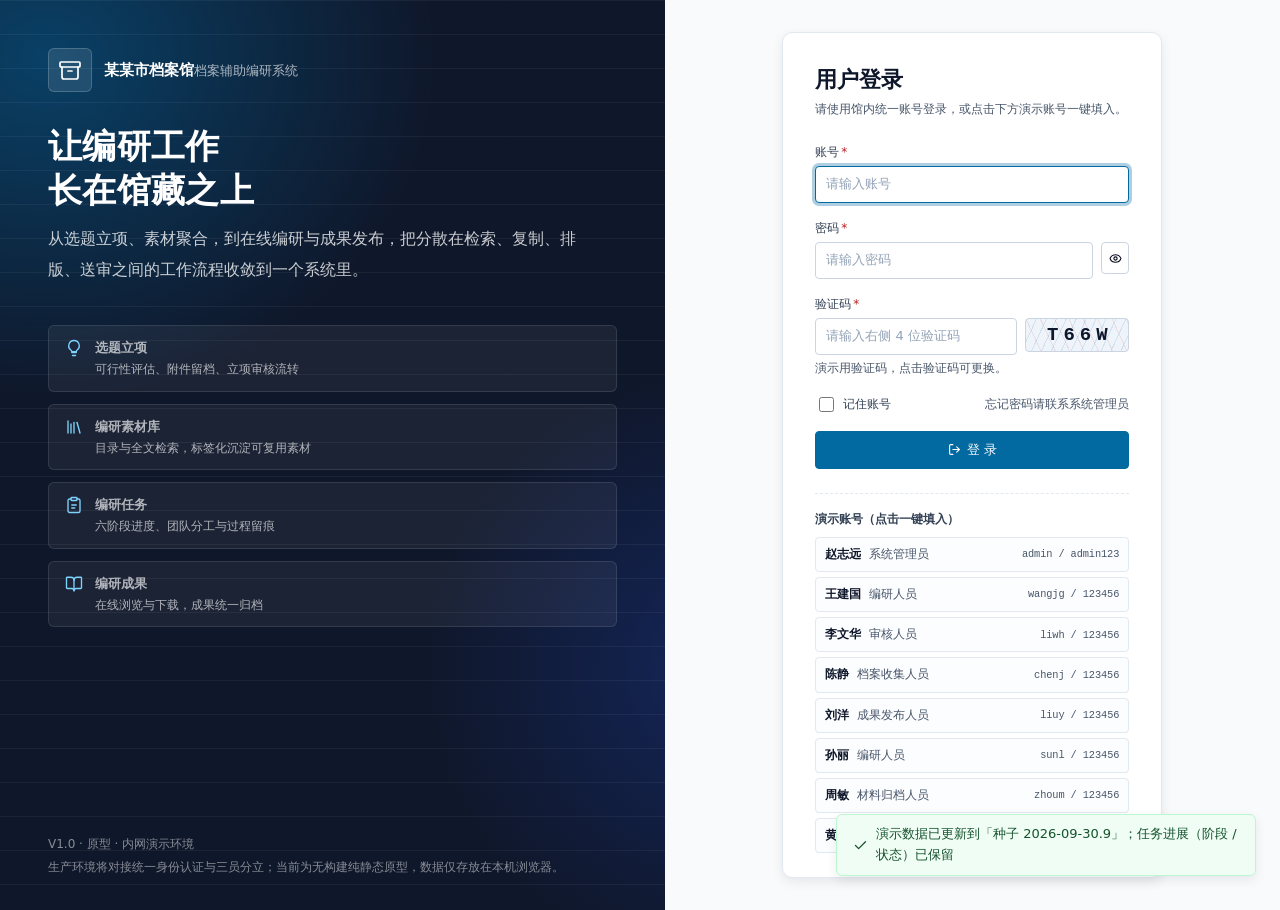
<file: prototype-system/index.html>
<!doctype html>
<html lang="zh-CN">
<head>
<meta charset="utf-8">
<meta name="viewport" content="width=device-width, initial-scale=1">
<title>档案辅助编研系统 · 原型</title>
<meta name="description" content="档案辅助编研系统纯静态原型（登录 / 工作台）">
<!--
  纯静态原型：无构建、无 npm、无外部依赖。
  直接双击本文件即可在浏览器中打开（file:// 协议），也可放到任意静态服务器。

  注意（沿用既有原型的两条约束）：
    1. 使用「经典 script + 全局命名空间」而不是 ES modules ——
       Chrome 在 file:// 下会以 CORS 为由拒绝加载 type="module"。
    2. 不引任何 CDN / UI 框架 / 图标字体 —— 内网与信创环境下外链不可靠，
       图标一律内联 SVG，图表手写 SVG。
-->
<link rel="stylesheet" href="css/base.css?v=2026-09-30.18">
<link rel="stylesheet" href="css/components.css?v=2026-09-30.18">
<link rel="stylesheet" href="css/shell.css?v=2026-09-30.18">
<link rel="stylesheet" href="css/pages.css?v=2026-09-30.18">
</head>
<body>
  <div id="app"></div>
  <div id="overlay-root"></div>
  <div id="toast-root" class="toast-root"></div>

  <noscript>
    <div style="padding:24px;font-family:sans-serif">
      本原型需要启用 JavaScript 才能运行。
    </div>
  </noscript>

  <!-- 按依赖顺序加载：util → icons → mock → charts → store → ui → router → 页面 → 外壳 -->
  <script src="js/util.js?v=2026-09-30.18"></script>
  <script src="js/icons.js?v=2026-09-30.18"></script>
  <script src="js/mock-audit.js?v=2026-09-30.18"></script>
  <script src="js/mock.js?v=2026-09-30.18"></script>
  <script src="js/charts.js?v=2026-09-30.18"></script>
  <script src="js/store.js?v=2026-09-30.18"></script>
  <script src="js/ui.js?v=2026-09-30.18"></script>
  <script src="js/router.js?v=2026-09-30.18"></script>
  <script src="js/pages/login.js?v=2026-09-30.18"></script>
  <script src="js/pages/workbench.js?v=2026-09-30.18"></script>
  <script src="js/pages/topic.js?v=2026-09-30.18"></script>
  <script src="js/pages/task.js?v=2026-09-30.18"></script>
  <script src="js/pages/task-outline.js?v=2026-09-30.18"></script>
  <script src="js/pages/task-selection.js?v=2026-09-30.18"></script>
  <script src="js/pages/task-compose.js?v=2026-09-30.18"></script>
  <script src="js/audit.js?v=2026-09-30.18"></script>
  <script src="js/pages/task-review.js?v=2026-09-30.18"></script>
  <script src="js/pages/review-calibrate.js?v=2026-09-30.18"></script>
  <script src="js/pages/task-publish.js?v=2026-09-30.18"></script>
  <script src="js/pages/messages.js?v=2026-09-30.18"></script>
  <script src="js/pages/topic-review.js?v=2026-09-30.18"></script>
  <script src="js/pages/audit-rules.js?v=2026-09-30.18"></script>
  <script src="js/pages/review.js?v=2026-09-30.18"></script>
  <script src="js/pages/product.js?v=2026-09-30.18"></script>
  <script src="js/pages/archive.js?v=2026-09-30.18"></script>
  <script src="js/pages/system-archive.js?v=2026-09-30.18"></script>
  <script src="js/pages/system-users.js?v=2026-09-30.18"></script>
  <script src="js/pages/system-flow.js?v=2026-09-30.18"></script>
  <script src="js/pages/system-dict.js?v=2026-09-30.18"></script>
  <script src="js/pages/material-tags.js?v=2026-09-30.18"></script>
  <script src="js/pages/material-search.js?v=2026-09-30.18"></script>
  <script src="js/pages/material-list.js?v=2026-09-30.18"></script>
  <script src="js/pages/material-view.js?v=2026-09-30.18"></script>
  <script src="js/app.js?v=2026-09-30.18"></script>
</body>
</html>
</file>
<file: prototype-system/css/base.css>
/* ==========================================================================
   档案辅助编研系统 · 设计令牌与基础排版

   设计系统依据（ui-ux-pro-max skill）：
     风格  Swiss Modernism 2.0（严格栅格 / 8px 基准 / 单一强调色 / 无装饰）
         + Editorial Grid（文档阅读面用衬线，印刷气质）
         + Accessible & Ethical / Inclusive Design（WCAG AA+，焦点可见，尊重减弱动效）
     配色  Government / Public Service：高对比藏青 + 单一强调蓝
     字体  skill 给出的配对均为纯拉丁字体（EB Garamond / Lato 等），无法覆盖中文，
           故取其**原则**：衬线立权威（标题与文档正文）＋ 无衬线做界面（高密度可读）
   ========================================================================== */

:root {
  /* ---- 色彩：政务高对比藏青 ---- */
  --ink: #020617;            /* 正文 */
  --ink-2: #334155;          /* 次要文本 */
  --ink-3: #475569;          /* 弱化文本（浅底上 ≈7:1，达 WCAG AAA） */
  --line: #e2e8f0;
  --line-2: #f1f5f9;
  --bg: #f8fafc;
  --surface: #ffffff;
  --surface-2: #fcfdfe;

  --navy: #0f172a;           /* 主色：顶栏、主标题 */
  --navy-2: #1e293b;
  --accent: #0369a1;         /* 唯一强调色 */
  --accent-d: #075985;
  --accent-l: #e0f2fe;
  --accent-b: #bae6fd;

  --ok: #15803d;    --ok-bg: #f0fdf4;    --ok-b: #bbf7d0;
  --warn: #b45309;  --warn-bg: #fffbeb;  --warn-b: #fde68a;
  --danger: #b91c1c; --danger-bg: #fef2f2; --danger-b: #fecaca;

  /* ---- 档案纸面（Editorial Grid：只在文档阅读面使用暖色） ---- */
  --paper: #fbf9f4;
  --paper-line: #e7e0d2;
  --seal: #9f1239;           /* 印泥红：仅用于「已采用」等极少数强调 */

  /* ---- 间距：8px 基准 ---- */
  --s1: 4px;  --s2: 8px;  --s3: 12px; --s4: 16px;
  --s5: 24px; --s6: 32px; --s7: 48px;

  /* ---- 字号：中文可读性优先 ---- */
  --fs-xs: 12px;
  --fs-sm: 13px;
  --fs-base: 15px;           /* 界面正文 */
  --fs-read: 16px;           /* 文档阅读面，略大以保证长文可读 */
  --fs-lg: 18px;
  --fs-xl: 22px;
  --fs-2xl: 28px;

  --lh-tight: 1.35;
  --lh-ui: 1.6;
  --lh-read: 1.85;

  /* ---- 形状 ---- */
  --r-sm: 4px; --r: 6px; --r-lg: 10px; --r-pill: 999px;
  --shadow-1: 0 1px 2px rgba(2, 6, 23, .06), 0 1px 3px rgba(2, 6, 23, .04);
  --shadow-2: 0 4px 12px rgba(2, 6, 23, .08);
  --shadow-3: 0 16px 40px rgba(2, 6, 23, .18);

  /* 焦点环：3px 可见，不改变布局 */
  --ring: 0 0 0 3px rgba(3, 105, 161, .32);

  /* 过渡：150–300ms */
  --dur: 180ms;
  --ease: cubic-bezier(.4, 0, .2, 1);

  /* ---- 字体族 ---- */
  --font-ui: -apple-system, BlinkMacSystemFont, "PingFang SC", "Hiragino Sans GB",
    "Microsoft YaHei", "Source Han Sans SC", "Noto Sans CJK SC", system-ui, sans-serif;
  --font-serif: "Songti SC", "STSong", "SimSun", "Source Han Serif SC",
    "Noto Serif CJK SC", Georgia, serif;
  --font-mono: ui-monospace, "SF Mono", Menlo, Consolas, "Courier New", monospace;

  --header-h: 56px;
}

/* ---------------------------------------------------------------- 重置 */

*, *::before, *::after { box-sizing: border-box; }

html { -webkit-text-size-adjust: 100%; }

body {
  margin: 0;
  min-height: 100%;
  font-family: var(--font-ui);
  font-size: var(--fs-base);
  line-height: var(--lh-ui);
  color: var(--ink);
  background: var(--bg);
  -webkit-font-smoothing: antialiased;
  -moz-osx-font-smoothing: grayscale;
}

h1, h2, h3, h4 { margin: 0; font-weight: 600; line-height: var(--lh-tight); letter-spacing: -.005em; }
h1 { font-size: var(--fs-2xl); }
h2 { font-size: var(--fs-xl); }
h3 { font-size: var(--fs-lg); }
h4 { font-size: var(--fs-base); }

p { margin: 0 0 var(--s2); }
p:last-child { margin-bottom: 0; }

a { color: var(--accent); text-decoration: none; }
a:hover { color: var(--accent-d); text-decoration: underline; text-underline-offset: 2px; }

ul, ol { margin: var(--s1) 0; padding-left: var(--s5); }
li { margin: 2px 0; }

button, input, select, textarea { font: inherit; color: inherit; }
button { cursor: pointer; }

img, svg { max-width: 100%; }
svg { display: block; }

code, .mono { font-family: var(--font-mono); font-size: .86em; letter-spacing: -.01em; }

/* ------------------------------------------------------- 无障碍基础 */

/* 焦点必须可见：键盘用户依赖它 */
:where(a, button, input, select, textarea, summary, [tabindex]):focus-visible {
  outline: 2px solid var(--accent);
  outline-offset: 2px;
  border-radius: var(--r-sm);
}

/* 跳过导航，直达主内容 */
.skip-link {
  position: absolute;
  left: -9999px;
  top: 0;
  z-index: 200;
  padding: 10px var(--s4);
  background: var(--accent);
  color: #fff;
  font-size: var(--fs-sm);
  border-radius: 0 0 var(--r) 0;
}
.skip-link:focus {
  left: 0;
  color: #fff;
  text-decoration: none;
}

/* 仅供屏幕阅读器 */
.sr-only {
  position: absolute; width: 1px; height: 1px; padding: 0; margin: -1px;
  overflow: hidden; clip: rect(0, 0, 0, 0); white-space: nowrap; border: 0;
}

/* 尊重系统「减弱动效」设置 */
@media (prefers-reduced-motion: reduce) {
  *, *::before, *::after {
    animation-duration: .01ms !important;
    animation-iteration-count: 1 !important;
    transition-duration: .01ms !important;
    scroll-behavior: auto !important;
  }
}

/* 图标：统一 24 视图框、随文字颜色 */
.icon {
  width: 1em;
  height: 1em;
  flex: 0 0 auto;
  fill: none;
  stroke: currentColor;
  stroke-width: 2;
  stroke-linecap: round;
  stroke-linejoin: round;
  vertical-align: -.125em;
}
.icon-lg { width: 1.35em; height: 1.35em; }
.icon-xl { width: 2em; height: 2em; stroke-width: 1.6; }

/* ---------------------------------------------------------- 通用工具 */

.muted { color: var(--ink-3); }
.dim { color: var(--ink-2); }
.serif { font-family: var(--font-serif); }
.nowrap { white-space: nowrap; }
.center { text-align: center; }
.hidden { display: none !important; }
/* 数字对齐，统计数值不跳动 */
.tnum { font-variant-numeric: tabular-nums; }

/* ---------------------------------------------------------- 页面骨架 */

.app { min-height: 100vh; display: flex; flex-direction: column; }

.app-header {
  height: var(--header-h);
  background: var(--navy);
  color: #fff;
  display: flex;
  align-items: center;
  gap: var(--s3);
  padding: 0 var(--s4);
  position: sticky;
  top: 0;
  z-index: 60;
}
.app-header .brand {
  display: flex; align-items: center; gap: var(--s2);
  font-size: var(--fs-base); font-weight: 600; letter-spacing: .01em;
}
.app-header .brand small {
  font-weight: 400; font-size: var(--fs-xs);
  color: rgba(255, 255, 255, .62); margin-left: var(--s1);
}
.app-header .spacer { flex: 1; }
.app-header .head-extra { display: flex; align-items: center; gap: var(--s2); }

.container {
  width: 100%;
  max-width: 1440px;
  margin: 0 auto;
  padding: var(--s5) var(--s5) var(--s6);
  flex: 1;
}

.footer-note {
  text-align: center;
  font-size: var(--fs-xs);
  color: var(--ink-3);
  padding: var(--s4) var(--s4) var(--s5);
  border-top: 1px solid var(--line);
  margin-top: var(--s5);
}
.footer-note .sep { margin: 0 var(--s2); opacity: .45; }

/* ------------------------------------------------- 12 栏栅格（Swiss） */

.grid-12 {
  display: grid;
  grid-template-columns: repeat(12, minmax(0, 1fr));
  gap: var(--s5);
  align-items: start;
}
.span-3 { grid-column: span 3; }
.span-4 { grid-column: span 4; }
.span-5 { grid-column: span 5; }
.span-6 { grid-column: span 6; }
.span-7 { grid-column: span 7; }
.span-8 { grid-column: span 8; }
.span-9 { grid-column: span 9; }
.span-12 { grid-column: span 12; }

.grid { display: grid; gap: var(--s4); }
.grid-2 { grid-template-columns: repeat(2, minmax(0, 1fr)); }
.grid-3 { grid-template-columns: repeat(3, minmax(0, 1fr)); }
.grid-4 { grid-template-columns: repeat(4, minmax(0, 1fr)); }

.stack { display: flex; flex-direction: column; gap: var(--s3); }
.hstack { display: flex; align-items: center; gap: var(--s2); flex-wrap: wrap; }
.hstack.tight { gap: var(--s1); }

/* 竖向节奏：相邻卡片 */
.card + .card { margin-top: var(--s4); }

/* ---------------------------------------------------------- 响应式 */

/* ≤1280：侧栏收窄，去掉最宽留白 */
@media (max-width: 1280px) {
  .container { padding: var(--s4); }
  .grid-12 { gap: var(--s4); }
}

/* ≤1024：双栏改为单栏堆叠 */
@media (max-width: 1024px) {
  .grid-12 > [class^="span-"] { grid-column: 1 / -1; }
  .grid-3, .grid-4 { grid-template-columns: repeat(2, minmax(0, 1fr)); }
}

/* ≤768：平板竖屏 */
@media (max-width: 768px) {
  :root { --s5: 20px; }
  .grid-2, .grid-3, .grid-4 { grid-template-columns: 1fr; }
  .container { padding: var(--s4) var(--s3) var(--s6); }
  .app-header { padding: 0 var(--s3); gap: var(--s2); }
  .app-header .brand small { display: none; }
}

/* ≤480：手机 */
@media (max-width: 480px) {
  :root { --fs-2xl: 22px; --fs-xl: 18px; }
  .app-header { height: auto; padding: var(--s2) var(--s3); flex-wrap: wrap; }
  .app-header .head-extra { width: 100%; order: 3; }
}
</file>
<file: prototype-system/css/components.css>
/* ==========================================================================
   组件样式 —— 全部手写，零依赖

   遵循 ui-ux-pro-max 的交付前检查项：
     · 图标一律内联 SVG，不用 emoji / 文字符号
     · 可点击元素 cursor:pointer，悬停有反馈但**不改变布局**（不用 scale/translate）
     · 过渡 150–300ms；焦点环可见；弱化文本对比度 ≥7:1
     · 浅色模式边框可见；空状态给出引导与动作
   ========================================================================== */

/* ========================================================== 按钮 */

.btn {
  display: inline-flex;
  align-items: center;
  justify-content: center;
  gap: 6px;
  height: 32px;
  padding: 0 var(--s3);
  font-size: var(--fs-sm);
  font-weight: 500;
  line-height: 1;
  color: var(--ink);
  background: var(--surface);
  border: 1px solid #cbd5e1;
  border-radius: var(--r-sm);
  cursor: pointer;
  white-space: nowrap;
  user-select: none;
  transition: background-color var(--dur) var(--ease),
              border-color var(--dur) var(--ease),
              color var(--dur) var(--ease),
              box-shadow var(--dur) var(--ease);
}
.btn:hover { border-color: var(--accent-b); background: var(--accent-l); color: var(--accent-d); }
.btn:active { background: #cfeafc; }
.btn[disabled], .btn[aria-disabled="true"] {
  opacity: .5; cursor: not-allowed; background: var(--surface); border-color: var(--line);
  color: var(--ink-3);
}

.btn-primary { background: var(--accent); border-color: var(--accent); color: #fff; }
.btn-primary:hover { background: var(--accent-d); border-color: var(--accent-d); color: #fff; }
.btn-primary:active { background: #063f5c; }
.btn-primary[disabled] { background: #94a3b8; border-color: #94a3b8; color: #fff; opacity: .6; }

.btn-danger { color: var(--danger); border-color: var(--danger-b); background: var(--danger-bg); }
.btn-danger:hover { background: var(--danger); border-color: var(--danger); color: #fff; }

.btn-ghost { background: transparent; border-color: rgba(255, 255, 255, .34); color: #fff; }
.btn-ghost:hover { background: rgba(255, 255, 255, .14); border-color: rgba(255, 255, 255, .64); color: #fff; }

.btn-text { background: transparent; border-color: transparent; padding: 0 var(--s2); color: var(--ink-2); }
.btn-text:hover { background: var(--accent-l); border-color: transparent; color: var(--accent-d); }

.btn-sm { height: 28px; padding: 0 10px; font-size: var(--fs-xs); }
.btn-icon { width: 28px; padding: 0; }
.btn-block { width: 100%; }

/* ========================================================== 卡片 */

.card {
  background: var(--surface);
  border: 1px solid var(--line);
  border-radius: var(--r);
  box-shadow: var(--shadow-1);
  overflow: hidden;
}
.card-head {
  display: flex;
  align-items: center;
  gap: var(--s2);
  padding: 10px var(--s4);
  border-bottom: 1px solid var(--line-2);
  background: var(--surface-2);
  font-size: var(--fs-sm);
  font-weight: 600;
  color: var(--navy);
  line-height: 1.5;
}
.card-head .spacer { flex: 1; }
.card-head .head-note {
  font-weight: 400; font-size: var(--fs-xs); color: var(--ink-3);
}
.card-body { padding: var(--s4); }
.card-body.tight { padding: var(--s3); }
.card-body.scroll { max-height: 62vh; overflow: auto; }
.card.pad { padding: var(--s5) var(--s5) var(--s4); }

/* 可点击卡片：只改边框与阴影，不做位移 */
.card.hoverable { cursor: pointer; position: relative; }
.card.hoverable:hover { border-color: var(--accent-b); box-shadow: var(--shadow-2); }
.card.hoverable:focus-within { border-color: var(--accent-b); }

/* 标题拉伸：整卡可点，但语义上仍是一个真正的按钮 */
.stretch {
  appearance: none;
  background: none;
  border: 0;
  padding: 0;
  margin: 0;
  font: inherit;
  color: inherit;
  text-align: left;
  cursor: pointer;
}
.stretch::after { content: ""; position: absolute; inset: 0; border-radius: var(--r); }
.card.hoverable:has(.stretch:focus-visible) { outline: 2px solid var(--accent); outline-offset: 2px; }
/* 卡片内的其它按钮要浮在拉伸层之上 */
.card .above { position: relative; z-index: 1; }

/* ========================================================== 标签 */

.tag {
  display: inline-flex;
  align-items: center;
  gap: var(--s1);
  height: 22px;
  padding: 0 8px;
  font-size: var(--fs-xs);
  font-weight: 500;
  line-height: 1;
  border-radius: var(--r-sm);
  border: 1px solid var(--line);
  background: #f1f5f9;
  color: var(--ink-2);
  white-space: nowrap;
}
.tag .icon { width: 12px; height: 12px; }
.tag-accent { background: var(--accent-l); border-color: var(--accent-b); color: var(--accent-d); }
.tag-ok     { background: var(--ok-bg);     border-color: var(--ok-b);     color: #14663a; }
.tag-warn   { background: var(--warn-bg);   border-color: var(--warn-b);   color: #8a4207; }
.tag-danger { background: var(--danger-bg); border-color: var(--danger-b); color: var(--danger); }
.tag-seal   { background: #fdf2f4; border-color: #f5cdd5; color: var(--seal); }
/* 可点击标签（示例词） */
.tag-action { cursor: pointer; transition: background-color var(--dur) var(--ease), border-color var(--dur) var(--ease); }
.tag-action:hover { background: var(--accent-l); border-color: var(--accent-b); color: var(--accent-d); }

/* ================================================== 七步阶段门步骤条 */

.stage-stepper {
  background: var(--surface);
  border: 1px solid var(--line);
  border-radius: var(--r);
  box-shadow: var(--shadow-1);
  padding: var(--s4) var(--s2) var(--s3);
  margin-bottom: var(--s5);
  overflow-x: auto;
}
.steps { display: flex; min-width: 720px; }
.step {
  flex: 1 1 0;
  position: relative;
  display: flex;
  flex-direction: column;
  align-items: center;
  gap: 2px;
  padding: 0 var(--s1);
  background: none;
  border: 0;
  cursor: pointer;
  font-family: inherit;
  text-align: center;
  border-radius: var(--r-sm);
  transition: color var(--dur) var(--ease);
}
/* 连接线画在圆点垂直中心 */
.step::after {
  content: "";
  position: absolute;
  top: 12px;
  left: 50%;
  width: 100%;
  height: 2px;
  background: var(--line);
  z-index: 0;
}
.step:last-child::after { display: none; }

.step-dot {
  position: relative;
  z-index: 1;
  width: 26px;
  height: 26px;
  display: flex;
  align-items: center;
  justify-content: center;
  border-radius: 50%;
  border: 1.5px solid #cbd5e1;
  background: var(--surface);
  color: var(--ink-3);
  font-size: var(--fs-xs);
  font-weight: 600;
  font-variant-numeric: tabular-nums;
  transition: background-color var(--dur) var(--ease),
              border-color var(--dur) var(--ease),
              color var(--dur) var(--ease);
}
.step-dot .icon { width: 12px; height: 12px; stroke-width: 2.6; }

.step-title { font-size: var(--fs-sm); color: var(--ink-2); font-weight: 500; }
.step-desc { font-size: var(--fs-xs); color: var(--ink-3); }

.step:hover .step-dot { border-color: var(--accent); color: var(--accent); }
.step:hover .step-title { color: var(--accent-d); }

/* 已完成 */
.step.done .step-dot { background: var(--accent-l); border-color: var(--accent-b); color: var(--accent-d); }
.step.done::after { background: var(--accent-b); }
/* 当前 */
.step.current .step-dot {
  background: var(--accent); border-color: var(--accent); color: #fff;
  box-shadow: var(--ring);
}
.step.current .step-title { color: var(--accent-d); font-weight: 600; }
.step.current .step-desc { color: var(--accent-d); font-weight: 500; }
/* 门禁锁定 */
.step.locked { cursor: not-allowed; }
.step.locked .step-dot { background: #f1f5f9; border-color: var(--line); color: #94a3b8; }
.step.locked .step-title { color: var(--ink-3); }
.step.locked:hover .step-dot { border-color: var(--line); color: #94a3b8; }
.step.locked:hover .step-title { color: var(--ink-3); }

/* ========================================================== 表单 */

.field { margin-bottom: var(--s4); }
.field:last-child { margin-bottom: 0; }
.field-label {
  display: block;
  font-size: var(--fs-xs);
  font-weight: 500;
  color: var(--ink-2);
  margin-bottom: var(--s1);
}
.field-label .req { color: var(--danger); margin-left: 2px; }
.field-extra { font-size: var(--fs-xs); color: var(--ink-3); margin-top: var(--s1); line-height: 1.55; }

.input, .textarea, .select {
  width: 100%;
  padding: 7px 10px;
  font-size: var(--fs-sm);
  font-family: inherit;
  color: var(--ink);
  background: var(--surface);
  border: 1px solid #cbd5e1;
  border-radius: var(--r-sm);
  transition: border-color var(--dur) var(--ease), box-shadow var(--dur) var(--ease);
}
.input::placeholder, .textarea::placeholder { color: #94a3b8; }
.input:hover, .textarea:hover, .select:hover { border-color: #94a3b8; }
.input:focus, .textarea:focus, .select:focus {
  outline: none;
  border-color: var(--accent);
  box-shadow: var(--ring);
}
.textarea { resize: vertical; min-height: 68px; line-height: var(--lh-ui); }

/* 文档阅读面：衬线 + 更大字号 + 宽松行距 */
.input-read, .textarea-read {
  font-family: var(--font-serif);
  font-size: var(--fs-read);
  line-height: var(--lh-read);
  background: var(--paper);
  border-color: var(--paper-line);
}
.input-read:focus, .textarea-read:focus { background: #fff; }

.input-sm, .textarea-sm { font-size: var(--fs-xs); padding: 5px 8px; }

/* 叙述性字段用衬线，短标签字段保持无衬线以便扫读 */
.textarea-serif {
  font-family: var(--font-serif);
  font-size: 14px;
  line-height: 1.75;
}

/* 带单位后缀的输入 */
.input-group { display: flex; }
.input-group .input {
  border-top-right-radius: 0; border-bottom-right-radius: 0;
  min-width: 0;
}
.input-group-addon {
  display: flex; align-items: center;
  padding: 0 9px;
  font-size: var(--fs-xs); color: var(--ink-3);
  background: #f1f5f9;
  border: 1px solid #cbd5e1; border-left: 0;
  border-radius: 0 var(--r-sm) var(--r-sm) 0;
  white-space: nowrap;
}

/* ==================================================== 提示条 / 告警 */

.alert {
  display: flex;
  gap: 10px;
  padding: 10px var(--s3);
  font-size: var(--fs-sm);
  line-height: 1.7;
  border-radius: var(--r-sm);
  border: 1px solid;
}
.alert-icon { flex: 0 0 auto; margin-top: 3px; }
.alert-icon .icon { width: 15px; height: 15px; }
.alert-title { font-weight: 600; margin-bottom: 2px; }
.alert ul { margin: var(--s1) 0 0; padding-left: var(--s4); }
.alert-info   { background: #f0f9ff; border-color: var(--accent-b); color: #0c4a6e; }
.alert-ok     { background: var(--ok-bg); border-color: var(--ok-b); color: #14532d; }
.alert-warn   { background: var(--warn-bg); border-color: var(--warn-b); color: #78350f; }
.alert-danger { background: var(--danger-bg); border-color: var(--danger-b); color: #7f1d1d; }

/* ========================================================== 统计 */

.stat { }
.stat-label { font-size: var(--fs-xs); color: var(--ink-3); margin-bottom: 2px; }
.stat-value {
  font-size: var(--fs-xl);
  font-weight: 600;
  color: var(--navy);
  line-height: 1.25;
  font-variant-numeric: tabular-nums;
  letter-spacing: -.01em;
}
.stat-value .suffix {
  font-size: var(--fs-xs); font-weight: 400; color: var(--ink-3); margin-left: 2px;
}

/* ========================================================== 进度条 */

.progress {
  height: 6px; background: var(--line-2);
  border-radius: var(--r-pill); overflow: hidden;
}
.progress-bar {
  height: 100%; background: var(--accent); border-radius: var(--r-pill);
  transition: width 240ms var(--ease);
}
.progress-bar.ok { background: var(--ok); }
.progress-bar.warn { background: var(--warn); }
.progress-bar.bad { background: var(--danger); }

/* ========================================================== 列表 */

.list { display: flex; flex-direction: column; }
.list-item {
  display: flex; gap: var(--s2); align-items: flex-start;
  padding: var(--s2) 0;
  border-bottom: 1px solid var(--line-2);
  font-size: var(--fs-sm);
  line-height: 1.7;
}
.list-item:last-child { border-bottom: 0; }

/* ========================================================== 表格 */

.table { width: 100%; border-collapse: collapse; font-size: var(--fs-sm); }
.table th, .table td {
  text-align: left; padding: 9px var(--s3);
  border-bottom: 1px solid var(--line-2); vertical-align: top;
}
.table th {
  font-weight: 600; background: #f8fafc; color: var(--ink-2);
  font-size: var(--fs-xs); white-space: nowrap;
}
.table tbody tr:last-child td { border-bottom: 0; }
.table-sm th, .table-sm td { padding: 7px 10px; font-size: var(--fs-xs); }

/* ====================================================== 描述列表 */

.desc {
  display: grid;
  grid-template-columns: 88px 1fr;
  font-size: var(--fs-sm);
  border: 1px solid var(--line-2);
  border-radius: var(--r-sm);
  overflow: hidden;
}
.desc dt {
  padding: 8px 10px;
  margin: 0;
  background: #f8fafc;
  color: var(--ink-2);
  font-size: var(--fs-xs);
  font-weight: 500;
  border-bottom: 1px solid var(--line-2);
}
.desc dd {
  padding: 8px 10px; margin: 0;
  border-bottom: 1px solid var(--line-2);
  word-break: break-word;
}
.desc dt:last-of-type, .desc dd:last-of-type { border-bottom: 0; }

/* ========================================================== 空状态 */

.empty { text-align: center; padding: var(--s7) var(--s4); color: var(--ink-3); }
.empty-icon { margin-bottom: var(--s3); color: #cbd5e1; }
.empty-icon .icon { width: 34px; height: 34px; margin: 0 auto; stroke-width: 1.5; }
.empty-title { font-size: var(--fs-base); color: var(--ink-2); margin-bottom: var(--s3); }
.empty-actions { display: flex; justify-content: center; gap: var(--s2); }

/* ================================================== 抽屉 / 对话框 */

.overlay {
  position: fixed; inset: 0; z-index: 100;
  background: rgba(15, 23, 42, .48);
  display: flex; justify-content: flex-end;
  animation: fade var(--dur) var(--ease);
}
.overlay.center { justify-content: center; align-items: center; padding: var(--s4); }
@keyframes fade { from { opacity: 0; } to { opacity: 1; } }

.drawer {
  width: 1000px; max-width: 96vw; height: 100%;
  background: var(--surface);
  display: flex; flex-direction: column;
  box-shadow: var(--shadow-3);
  animation: slideIn 220ms var(--ease);
}
@keyframes slideIn { from { transform: translateX(24px); opacity: .7; } to { transform: none; opacity: 1; } }

.drawer-head {
  display: flex; align-items: center; gap: var(--s3);
  padding: var(--s3) var(--s4);
  border-bottom: 1px solid var(--line);
  background: var(--surface-2);
  font-weight: 600; font-size: var(--fs-base); color: var(--navy);
  line-height: 1.45;
}
.drawer-head .spacer { flex: 1; }
.drawer-body { padding: var(--s5); overflow: auto; flex: 1; }
.drawer-body.paper { background: #f4f6f9; }

.modal {
  width: 560px; max-width: 94vw;
  background: var(--surface);
  border-radius: var(--r-lg);
  box-shadow: var(--shadow-3);
  display: flex; flex-direction: column;
  max-height: 88vh;
  animation: pop var(--dur) var(--ease);
}
@keyframes pop { from { transform: scale(.98); opacity: .7; } to { transform: none; opacity: 1; } }
.modal-head {
  padding: var(--s4) var(--s4) var(--s3);
  font-weight: 600; font-size: var(--fs-lg); color: var(--navy);
  line-height: 1.4;
}
.modal-body { padding: 0 var(--s4); overflow: auto; }
.modal-foot {
  display: flex; justify-content: flex-end; gap: var(--s2);
  padding: var(--s3) var(--s4) var(--s4);
  margin-top: var(--s3);
  border-top: 1px solid var(--line-2);
}

/* ========================================================== 轻提示 */

/* 放在右下角：既不遮挡步骤条，也不遮挡抽屉内容 */
.toast-root {
  position: fixed;
  right: var(--s5);
  bottom: var(--s5);
  z-index: 200;
  display: flex; flex-direction: column-reverse; gap: var(--s2); align-items: flex-end;
  pointer-events: none;
  max-width: min(420px, 90vw);
}
.toast {
  display: flex; align-items: center; gap: var(--s2);
  padding: 9px var(--s4);
  font-size: var(--fs-sm);
  border-radius: var(--r);
  background: var(--surface);
  border: 1px solid var(--line);
  box-shadow: var(--shadow-2);
  animation: drop var(--dur) var(--ease);
}
@keyframes drop { from { transform: translateY(8px); opacity: 0; } to { transform: none; opacity: 1; } }
.toast .icon { width: 15px; height: 15px; }
.toast-ok   { border-color: var(--ok-b);     background: var(--ok-bg);     color: #14532d; }
.toast-err  { border-color: var(--danger-b); background: var(--danger-bg); color: #7f1d1d; }
.toast-warn { border-color: var(--warn-b);   background: var(--warn-bg);   color: #78350f; }

/* ========================================================== 载入 */

.spinner {
  width: 14px; height: 14px; flex: 0 0 auto;
  border-radius: 50%;
  border: 2px solid rgba(255, 255, 255, .38);
  border-top-color: #fff;
  animation: spin .7s linear infinite;
  display: inline-block;
}
.spinner.dark { border-color: rgba(3, 105, 161, .25); border-top-color: var(--accent); }
@keyframes spin { to { transform: rotate(360deg); } }

/* ========================================================== 时间线 */

.timeline { position: relative; padding-left: var(--s5); }
.timeline::before {
  content: ""; position: absolute; left: 5px; top: 6px; bottom: 6px;
  width: 1.5px; background: var(--line);
}
.tl-item { position: relative; padding-bottom: var(--s3); font-size: var(--fs-sm); }
.tl-item:last-child { padding-bottom: 0; }
.tl-item::before {
  content: ""; position: absolute; left: calc(-1 * var(--s5) + 1px); top: 6px;
  width: 9px; height: 9px; border-radius: 50%;
  background: #cbd5e1; box-shadow: 0 0 0 2.5px var(--surface);
}
.tl-item.active::before { background: var(--accent); }
.tl-item.ai::before { background: var(--warn); }
.tl-meta { font-size: var(--fs-xs); color: var(--ink-3); margin-top: 1px; }

/* ==========================================================================
   业务组件
   ========================================================================== */

/* ---------------------------------------------- 候选主题卡片 */

.topic-card { display: flex; flex-direction: column; height: 100%; }
.topic-card .card-head { align-items: flex-start; }
.topic-card .card-body { display: flex; flex-direction: column; flex: 1; }
.topic-card.adopted { border-color: var(--seal); box-shadow: 0 0 0 1px rgba(159, 18, 57, .16), var(--shadow-1); }
.topic-title { font-size: var(--fs-base); font-weight: 600; color: var(--navy); line-height: 1.5; }
.topic-rationale {
  font-family: var(--font-serif);
  font-size: var(--fs-read);
  line-height: var(--lh-read);
  color: var(--ink-2);
  margin: var(--s2) 0 var(--s3);
}
.topic-foot { margin-top: auto; padding-top: var(--s3); }

.rule { height: 1px; background: var(--line-2); margin: var(--s3) 0; border: 0; }

/* ------------------------------------------- 史料条目（可点击 → 用 button） */

.support-list { display: flex; flex-direction: column; gap: 3px; }
.support-item {
  display: block;
  width: 100%;
  text-align: left;
  font-family: inherit;
  font-size: var(--fs-xs);
  color: var(--ink-2);
  cursor: pointer;
  padding: 6px 8px;
  border: 1px solid transparent;
  border-radius: var(--r-sm);
  background: #f8fafc;
  transition: background-color var(--dur) var(--ease),
              border-color var(--dur) var(--ease),
              color var(--dur) var(--ease);
}
.support-item:hover { background: var(--accent-l); border-color: var(--accent-b); color: var(--accent-d); }
.support-item .si-title { display: block; color: var(--ink); font-weight: 500; line-height: 1.5; }
.support-item .si-no {
  display: block; font-size: 11px; color: var(--ink-3);
  letter-spacing: -.01em; line-height: 1.5;
}
.support-item:hover .si-title { color: var(--accent-d); }
.support-item .si-sub {
  display: block;
  font-size: 11.5px; color: var(--ink-3); margin-top: 2px; line-height: 1.5;
  overflow: hidden; text-overflow: ellipsis; white-space: nowrap;
}
.support-item .si-row { display: flex; gap: var(--s2); align-items: baseline; }
.support-item .si-row .grow { flex: 1; min-width: 0; }

/* ------------------------------------------- 原件释文（带坐标，纸面 + 衬线） */

.text-layer-page {
  position: relative;
  width: 100%;
  aspect-ratio: 3 / 4;
  background: var(--paper);
  border: 1px solid var(--paper-line);
  border-radius: 3px;
  overflow: hidden;
  box-shadow: inset 0 0 26px rgba(150, 130, 90, .09);
}
.text-layer-page.vertical {
  background-image: repeating-linear-gradient(
    to left, transparent 0, transparent calc(14.28% - 1px),
    rgba(159, 18, 57, .09) calc(14.28% - 1px), rgba(159, 18, 57, .09) 14.28%);
}
.text-layer-span {
  position: absolute;
  font-family: var(--font-serif);
  font-size: 11px;
  line-height: 1.4;
  color: #2c2a26;
  padding: 2px 3px;
  border-radius: 2px;
  overflow: hidden;
  /* 本期尚未支持框选联动，故不给 pointer 光标，避免暗示可点击 */
  cursor: default;
  transition: background-color var(--dur) var(--ease);
}
.text-layer-span:hover { background: rgba(3, 105, 161, .14); }
.text-layer-span.matched { background: rgba(253, 224, 71, .6); box-shadow: 0 0 0 1px rgba(180, 83, 9, .45); }
.text-layer-span.vertical-text { writing-mode: vertical-rl; letter-spacing: 1px; padding: 3px 2px; }

/* 转录文本：阅读面，衬线 + 宽松行距 */
.transcript {
  font-family: var(--font-serif);
  font-size: var(--fs-read);
  line-height: var(--lh-read);
  color: var(--ink);
  background: var(--paper);
  border: 1px solid var(--paper-line);
  border-radius: var(--r-sm);
  padding: var(--s3) var(--s4);
  max-height: 220px;
  overflow: auto;
}

/* ---------------------------------------------- 大纲节点 */

.outline-node {
  border-left: 2px solid var(--line);
  padding-left: var(--s3);
  margin-left: 2px;
}
.outline-node:last-child { padding-bottom: 2px; }
.outline-card { margin-bottom: var(--s2); }
.outline-card .card-head { background: var(--surface-2); padding: 6px var(--s3); }
.outline-toolbar { display: flex; gap: 1px; align-items: center; flex: 0 0 auto; }

/* 节点标题在卡片头就地编辑：平时像标题，悬停显出可编辑，聚焦变成输入框 */
.title-input {
  flex: 1;
  min-width: 60px;
  padding: 3px 7px;
  margin-left: -7px;
  font-size: var(--fs-sm);
  font-weight: 600;
  font-family: inherit;
  color: var(--navy);
  line-height: 1.5;
  background: transparent;
  border: 1px solid transparent;
  border-radius: var(--r-sm);
  transition: background-color var(--dur) var(--ease),
              border-color var(--dur) var(--ease);
}
.title-input:hover { background: var(--surface); border-color: var(--line); }
.title-input:focus {
  outline: none; background: var(--surface);
  border-color: var(--accent); box-shadow: var(--ring);
}

.outline-fields {
  display: grid;
  grid-template-columns: 1fr 1fr 116px;
  gap: var(--s3);
}
@media (max-width: 900px) { .outline-fields { grid-template-columns: 1fr; } }

/* ---------------------------------------------- 阶段门操作栏 */

.gate-bar {
  display: flex; align-items: center; gap: var(--s3); flex-wrap: wrap;
  background: var(--surface);
  border: 1px solid var(--line);
  border-radius: var(--r);
  box-shadow: var(--shadow-1);
  padding: var(--s3) var(--s4);
  margin-top: var(--s5);
}
.gate-bar .spacer { flex: 1; }

/* ---------------------------------------------- 搜索命中高亮 */

.hit-mark { background: rgba(253, 224, 71, .55); padding: 0 1px; border-radius: 2px; }

/* ---------------------------------------------- 顶栏控件 */

.select-compact {
  height: 30px;
  width: auto;
  min-width: 178px;
  padding: 0 var(--s2);
  font-size: var(--fs-xs);
  color: #fff;
  background: rgba(255, 255, 255, .1);
  border: 1px solid rgba(255, 255, 255, .24);
  border-radius: var(--r-sm);
}
.select-compact:hover { background: rgba(255, 255, 255, .16); border-color: rgba(255, 255, 255, .4); }
.select-compact:focus { outline: 2px solid #fff; outline-offset: 2px; }
.select-compact option { color: var(--ink); background: #fff; }

.project-chip {
  display: inline-flex; align-items: center; gap: var(--s2);
  font-weight: 600; font-size: var(--fs-sm);
  max-width: 340px;
}
.project-chip .name { overflow: hidden; text-overflow: ellipsis; white-space: nowrap; }
</file>
<file: prototype-system/css/shell.css>
/* ==========================================================================
   应用外壳样式：登录页 + 侧边导航 + 顶栏 + 工作台仪表盘

   设计系统沿用政务高对比藏青 + 单一强调蓝（令牌见 base.css），
   本文件只补齐「系统级外壳」这一层，不改动 base.css / components.css。
   ========================================================================== */

/* ==========================================================================
   一、登录页
   ========================================================================== */

.login-page {
  min-height: 100vh;
  display: grid;
  grid-template-columns: minmax(0, 1.08fr) minmax(380px, 1fr);
  background: var(--surface);
}

/* ---- 左侧品牌区：深色，承载系统定位与能力说明 ---- */

.login-hero {
  position: relative;
  overflow: hidden;
  background: var(--navy);
  color: #fff;
  padding: var(--s7) var(--s7) var(--s6);
  display: flex;
  flex-direction: column;
}
/* 极淡的径向光晕，避免大面积纯色显得廉价；不用渐变文字/紫粉 */
.login-hero::before {
  content: "";
  position: absolute;
  inset: -20% -30% auto -20%;
  height: 120%;
  background:
    radial-gradient(58% 46% at 18% 22%, rgba(3, 105, 161, .5) 0%, rgba(3, 105, 161, 0) 68%),
    radial-gradient(46% 40% at 88% 78%, rgba(30, 64, 175, .38) 0%, rgba(30, 64, 175, 0) 70%);
  pointer-events: none;
}
/* 档案纸面的横向细线，暗示「卷宗」 */
.login-hero::after {
  content: "";
  position: absolute;
  inset: 0;
  background-image: repeating-linear-gradient(
    to bottom,
    rgba(255, 255, 255, .05) 0,
    rgba(255, 255, 255, .05) 1px,
    transparent 1px,
    transparent 34px);
  pointer-events: none;
}
.login-hero > * { position: relative; z-index: 1; }

.hero-brand { display: flex; align-items: center; gap: var(--s3); }
.hero-mark {
  width: 44px;
  height: 44px;
  flex: 0 0 auto;
  display: flex;
  align-items: center;
  justify-content: center;
  border-radius: var(--r);
  background: rgba(255, 255, 255, .1);
  border: 1px solid rgba(255, 255, 255, .18);
  color: #fff;
}
.hero-mark .icon { width: 24px; height: 24px; stroke-width: 1.7; }
.hero-brand .org { font-size: var(--fs-sm); color: rgba(255, 255, 255, .66); }

.login-hero h1 {
  margin: var(--s6) 0 var(--s3);
  font-size: 34px;
  font-weight: 600;
  letter-spacing: .01em;
  line-height: 1.3;
}
.login-hero .hero-sub {
  font-family: var(--font-serif);
  font-size: var(--fs-read);
  line-height: 1.9;
  color: rgba(255, 255, 255, .78);
  max-width: 34em;
}

.feature-list {
  list-style: none;
  margin: var(--s6) 0 0;
  padding: 0;
  display: grid;
  gap: var(--s3);
  max-width: 40em;
}
.feature-list li {
  display: flex;
  align-items: flex-start;
  gap: var(--s3);
  margin: 0;
  padding: 11px var(--s4);
  border-radius: var(--r);
  background: rgba(255, 255, 255, .055);
  border: 1px solid rgba(255, 255, 255, .1);
}
.feature-list .icon { width: 18px; height: 18px; margin-top: 2px; color: #7dd3fc; stroke-width: 1.8; }
.feature-list b { display: block; font-size: var(--fs-sm); font-weight: 600; }
.feature-list span {
  display: block;
  font-size: var(--fs-xs);
  line-height: 1.7;
  color: rgba(255, 255, 255, .66);
}

.hero-foot {
  margin-top: auto;
  padding-top: var(--s6);
  font-size: var(--fs-xs);
  line-height: 1.9;
  color: rgba(255, 255, 255, .5);
}

/* ---- 右侧登录区 ---- */

.login-main {
  display: flex;
  align-items: center;
  justify-content: center;
  padding: var(--s6) var(--s5);
  background: var(--bg);
}
.login-card {
  width: 100%;
  max-width: 380px;
  background: var(--surface);
  border: 1px solid var(--line);
  border-radius: var(--r-lg);
  box-shadow: var(--shadow-2);
  padding: var(--s6) var(--s6) var(--s5);
}
.login-card h2 { font-size: var(--fs-xl); color: var(--navy); }
.login-card .login-note {
  font-size: var(--fs-xs);
  color: var(--ink-3);
  margin: var(--s1) 0 var(--s5);
  line-height: 1.7;
}

.captcha-row { display: flex; gap: var(--s2); }
.captcha-row .input { flex: 1; min-width: 0; }
/* 模拟验证码：真实系统由后端生成图片/短信，此处仅演示交互 */
.captcha-box {
  flex: 0 0 auto;
  width: 104px;
  height: 34px;
  display: flex;
  align-items: center;
  justify-content: center;
  font-family: var(--font-mono);
  font-size: 19px;
  font-weight: 600;
  letter-spacing: 5px;
  text-indent: 5px;
  color: var(--navy);
  background:
    repeating-linear-gradient(115deg, rgba(3, 105, 161, .13) 0 1px, transparent 1px 9px),
    repeating-linear-gradient(65deg, rgba(159, 18, 57, .1) 0 1px, transparent 1px 13px),
    #eef4fa;
  border: 1px solid #cbd5e1;
  border-radius: var(--r-sm);
  cursor: pointer;
  user-select: none;
  transition: border-color var(--dur) var(--ease), background-color var(--dur) var(--ease);
}
.captcha-box:hover { border-color: var(--accent); }
.captcha-box .icon { width: 13px; height: 13px; margin-left: 6px; stroke-width: 2.2; color: var(--ink-3); letter-spacing: 0; }

.login-row {
  display: flex;
  align-items: center;
  justify-content: space-between;
  gap: var(--s3);
  margin-bottom: var(--s4);
}
.check { display: inline-flex; align-items: center; gap: 6px; font-size: var(--fs-xs); color: var(--ink-2); cursor: pointer; }
.check input { width: 15px; height: 15px; accent-color: var(--accent); cursor: pointer; }

.login-error {
  display: flex;
  align-items: flex-start;
  gap: var(--s2);
  margin-bottom: var(--s3);
  padding: 8px 10px;
  font-size: var(--fs-xs);
  line-height: 1.7;
  color: #7f1d1d;
  background: var(--danger-bg);
  border: 1px solid var(--danger-b);
  border-radius: var(--r-sm);
}
.login-error .icon { width: 14px; height: 14px; margin-top: 2px; flex: 0 0 auto; }

.demo-accounts {
  margin-top: var(--s5);
  padding-top: var(--s4);
  border-top: 1px dashed var(--line);
}
.demo-accounts .da-title {
  font-size: var(--fs-xs);
  font-weight: 600;
  color: var(--ink-2);
  margin-bottom: var(--s2);
}
.demo-accounts .da-list { display: grid; gap: 5px; }
/* 演示账号一键填入：整行可点，不能让用户手打密码 */
.demo-account {
  display: flex;
  align-items: center;
  gap: var(--s2);
  width: 100%;
  padding: 7px 9px;
  font-size: var(--fs-xs);
  font-family: inherit;
  text-align: left;
  color: var(--ink-2);
  background: var(--surface-2);
  border: 1px solid var(--line);
  border-radius: var(--r-sm);
  cursor: pointer;
  transition: background-color var(--dur) var(--ease),
              border-color var(--dur) var(--ease),
              color var(--dur) var(--ease);
}
.demo-account:hover { background: var(--accent-l); border-color: var(--accent-b); color: var(--accent-d); }
.demo-account .da-name { font-weight: 600; color: var(--navy); }
.demo-account:hover .da-name { color: var(--accent-d); }
.demo-account .da-role { flex: 1; min-width: 0; color: var(--ink-3); }
.demo-account code { color: var(--ink-3); }

@media (max-width: 900px) {
  .login-page { grid-template-columns: 1fr; }
  .login-hero { padding: var(--s6) var(--s5); }
  .login-hero h1 { margin-top: var(--s5); font-size: 26px; }
  .feature-list, .hero-foot { display: none; }
}

/* ==========================================================================
   二、应用外壳：侧边导航 + 顶栏
   ========================================================================== */

.shell { display: flex; min-height: 100vh; background: var(--bg); }

/* ---- 侧边导航 ---- */

.sidebar {
  flex: 0 0 auto;
  width: 234px;
  background: var(--navy);
  color: #fff;
  display: flex;
  flex-direction: column;
  position: sticky;
  top: 0;
  height: 100vh;
  z-index: 70;
  transition: width var(--dur) var(--ease);
}
.shell.nav-collapsed .sidebar { width: 64px; }

.sidebar-head {
  display: flex;
  align-items: center;
  gap: var(--s3);
  height: var(--header-h);
  padding: 0 var(--s4);
  flex: 0 0 auto;
  border-bottom: 1px solid rgba(255, 255, 255, .1);
  overflow: hidden;
}
.sidebar-head .hero-mark { width: 30px; height: 30px; border-radius: var(--r-sm); }
.sidebar-head .hero-mark .icon { width: 17px; height: 17px; }
.sidebar-head .brand-text { min-width: 0; }
.sidebar-head .brand-text b {
  display: block;
  font-size: var(--fs-sm);
  font-weight: 600;
  letter-spacing: .01em;
  white-space: nowrap;
}
.sidebar-head .brand-text small {
  display: block;
  font-size: 11px;
  color: rgba(255, 255, 255, .5);
  white-space: nowrap;
}
.shell.nav-collapsed .sidebar-head { padding: 0; justify-content: center; }
.shell.nav-collapsed .brand-text { display: none; }

.nav { flex: 1; overflow-y: auto; overflow-x: hidden; padding: var(--s3) 0 var(--s4); }
.nav-group-title {
  padding: var(--s3) var(--s4) var(--s1);
  font-size: 11px;
  font-weight: 600;
  letter-spacing: .08em;
  color: rgba(255, 255, 255, .38);
  white-space: nowrap;
}
.shell.nav-collapsed .nav-group-title { visibility: hidden; height: 14px; padding: 6px 0 0; }

.nav-item {
  position: relative;
  display: flex;
  align-items: center;
  gap: var(--s3);
  width: 100%;
  padding: 9px var(--s4);
  font-family: inherit;
  font-size: var(--fs-sm);
  font-weight: 500;
  color: rgba(255, 255, 255, .78);
  text-align: left;
  background: none;
  border: 0;
  cursor: pointer;
  transition: background-color var(--dur) var(--ease), color var(--dur) var(--ease);
}
.nav-item .icon { width: 17px; height: 17px; flex: 0 0 auto; stroke-width: 1.8; }
.nav-item .nav-label { flex: 1; min-width: 0; overflow: hidden; text-overflow: ellipsis; white-space: nowrap; }
.nav-item:hover { background: rgba(255, 255, 255, .08); color: #fff; }
/* 当前所在模块：左侧强调条 + 底色，位置可一眼识别 */
.nav-item.active { background: rgba(255, 255, 255, .12); color: #fff; font-weight: 600; }
.nav-item.active::before {
  content: "";
  position: absolute;
  left: 0; top: 6px; bottom: 6px;
  width: 3px;
  border-radius: 0 3px 3px 0;
  background: #7dd3fc;
}
.nav-item .nav-badge {
  flex: 0 0 auto;
  min-width: 18px;
  height: 18px;
  padding: 0 5px;
  display: inline-flex;
  align-items: center;
  justify-content: center;
  font-size: 11px;
  font-weight: 600;
  border-radius: var(--r-pill);
  background: rgba(125, 211, 252, .2);
  color: #bae6fd;
}

/* 二级菜单：缩进 + 更小字号，父项加粗以体现层级 */
/* 一级菜单（分组）：整行是展开/折叠开关，右侧带按钮样式的小方块图标 */
.nav-parent { cursor: pointer; }
.nav-caret {
  flex: 0 0 auto;
  display: inline-flex;
  align-items: center;
  justify-content: center;
  width: 22px;
  height: 22px;
  margin-left: 2px;
  border-radius: 4px;
  color: rgba(255, 255, 255, .55);
  transition: background-color var(--dur) var(--ease), color var(--dur) var(--ease);
}
.nav-caret .icon { width: 14px; height: 14px; }
.nav-parent:hover .nav-caret { background: rgba(255, 255, 255, .14); color: #fff; }
.nav-parent.is-open .nav-caret { color: rgba(255, 255, 255, .8); }
.nav-parent.has-active .nav-label { color: #fff; font-weight: 600; }
.nav-parent.has-active .nav-caret { color: rgba(255, 255, 255, .85); }
.shell.nav-collapsed .nav-caret { display: none; }

/* 二级菜单容器（折叠时整块不渲染） */
.nav-sub { display: block; }

.nav-item-sub { padding-left: 42px; font-size: var(--fs-xs); color: rgba(255, 255, 255, .68); }
.nav-item-sub .icon { width: 14px; height: 14px; }
.shell.nav-collapsed .nav-item-sub { display: none; }

.shell.nav-collapsed .nav-item { justify-content: center; padding: 10px 0; }
.shell.nav-collapsed .nav-label,
.shell.nav-collapsed .nav-badge { display: none; }
/* 收起时用 title 提示，鼠标悬停不改变布局 */

.sidebar-foot {
  flex: 0 0 auto;
  padding: var(--s3) var(--s4);
  border-top: 1px solid rgba(255, 255, 255, .1);
  font-size: 11px;
  line-height: 1.7;
  color: rgba(255, 255, 255, .45);
}
.shell.nav-collapsed .sidebar-foot { display: none; }

/* ---- 主区 ---- */

.main-col { flex: 1; min-width: 0; display: flex; flex-direction: column; }

.topbar {
  height: var(--header-h);
  flex: 0 0 auto;
  position: sticky;
  top: 0;
  z-index: 60;
  display: flex;
  align-items: center;
  gap: var(--s3);
  padding: 0 var(--s5) 0 var(--s3);
  background: var(--surface);
  border-bottom: 1px solid var(--line);
}
.topbar .spacer { flex: 1; }
.topbar-title { font-size: var(--fs-base); font-weight: 600; color: var(--navy); }
.topbar-sep { width: 1px; height: 18px; background: var(--line); }
.topbar-crumb { font-size: var(--fs-xs); color: var(--ink-3); }

.icon-btn {
  width: 32px;
  height: 32px;
  display: inline-flex;
  align-items: center;
  justify-content: center;
  background: transparent;
  border: 1px solid transparent;
  border-radius: var(--r-sm);
  color: var(--ink-2);
  cursor: pointer;
  transition: background-color var(--dur) var(--ease),
              color var(--dur) var(--ease),
              border-color var(--dur) var(--ease);
}
.icon-btn:hover { background: var(--accent-l); color: var(--accent-d); border-color: var(--accent-b); }
.icon-btn .icon { width: 18px; height: 18px; }
.icon-btn .dot {
  position: absolute;
  margin: -14px 0 0 14px;
  width: 7px; height: 7px;
  border-radius: 50%;
  background: var(--danger);
  box-shadow: 0 0 0 2px var(--surface);
}

/* ---- 用户菜单 ---- */

.user-trigger {
  display: flex;
  align-items: center;
  gap: var(--s2);
  height: 36px;
  padding: 0 6px 0 6px;
  background: transparent;
  border: 1px solid transparent;
  border-radius: var(--r-sm);
  cursor: pointer;
  transition: background-color var(--dur) var(--ease), border-color var(--dur) var(--ease);
}
.user-trigger:hover { background: var(--surface-2); border-color: var(--line); }
.avatar {
  width: 26px; height: 26px;
  flex: 0 0 auto;
  display: inline-flex;
  align-items: center;
  justify-content: center;
  border-radius: 50%;
  background: var(--accent-l);
  border: 1px solid var(--accent-b);
  color: var(--accent-d);
  font-size: var(--fs-xs);
  font-weight: 600;
}
.user-trigger .u-name { font-size: var(--fs-sm); font-weight: 500; color: var(--ink); }
.user-trigger .u-role { font-size: var(--fs-xs); color: var(--ink-3); }

.menu {
  position: absolute;
  top: calc(100% - 4px);
  right: var(--s4);
  z-index: 90;
  min-width: 210px;
  padding: 5px;
  background: var(--surface);
  border: 1px solid var(--line);
  border-radius: var(--r);
  box-shadow: var(--shadow-3);
  animation: drop var(--dur) var(--ease);
}
/* 下方空间不够时向上弹（见 ui.js 的 toggleMenu） */
.menu.menu-up { top: auto; bottom: calc(100% - 4px); animation-name: drop-up; }
@keyframes drop-up {
  from { opacity: 0; transform: translateY(-4px); }
  to { opacity: 1; transform: translateY(0); }
}
.menu-head { padding: 8px 10px 7px; border-bottom: 1px solid var(--line-2); margin-bottom: 5px; }
.menu-head b { display: block; font-size: var(--fs-sm); color: var(--navy); }
.menu-head span { font-size: var(--fs-xs); color: var(--ink-3); }
.menu-item {
  display: flex;
  align-items: center;
  gap: var(--s2);
  width: 100%;
  padding: 7px 10px;
  font-family: inherit;
  font-size: var(--fs-sm);
  color: var(--ink);
  text-align: left;
  background: none;
  border: 0;
  border-radius: var(--r-sm);
  cursor: pointer;
  transition: background-color var(--dur) var(--ease), color var(--dur) var(--ease);
}
/* 更多操作菜单里的分组分隔线 */
.menu-sep { height: 1px; margin: 5px 0; background: var(--line-2); }

.menu-item .icon { width: 15px; height: 15px; color: var(--ink-3); }
.menu-item:hover { background: var(--accent-l); color: var(--accent-d); }
.menu-item:hover .icon { color: var(--accent-d); }
.menu-item.checked { font-weight: 600; color: var(--accent-d); }
.menu-item.checked .icon { color: var(--accent-d); }
.menu-sep { height: 1px; background: var(--line-2); margin: 5px 0; }
.menu-label { padding: 7px 10px 3px; font-size: 11px; font-weight: 600; letter-spacing: .06em; color: var(--ink-3); }

/* ---- 页面容器 ---- */

.page {
  width: 100%;
  max-width: 1440px;
  margin: 0 auto;
  padding: var(--s5) var(--s5) var(--s6);
  flex: 1;
}
.page-head {
  display: flex;
  align-items: flex-end;
  gap: var(--s4);
  flex-wrap: wrap;
  margin-bottom: var(--s5);
}
.page-head .ph-main { flex: 1; min-width: 260px; }
.page-head h1 { font-size: var(--fs-2xl); color: var(--navy); }
.page-head .ph-sub {
  font-size: var(--fs-sm);
  color: var(--ink-3);
  margin-top: 5px;
  line-height: 1.7;
}
.page-head .ph-actions { display: flex; align-items: center; gap: var(--s2); flex-wrap: wrap; }

/* ==========================================================================
   三、工作台仪表盘
   ========================================================================== */

/* ---- 指标卡 ---- */

.stat-grid {
  display: grid;
  grid-template-columns: repeat(5, minmax(0, 1fr));
  gap: var(--s4);
  margin-bottom: var(--s5);
}
.stat-card {
  position: relative;
  background: var(--surface);
  border: 1px solid var(--line);
  border-radius: var(--r);
  box-shadow: var(--shadow-1);
  padding: var(--s4);
  overflow: hidden;
}
.stat-card .sc-top { display: flex; align-items: center; gap: var(--s2); margin-bottom: var(--s3); }
.stat-card .sc-icon {
  width: 30px; height: 30px;
  flex: 0 0 auto;
  display: inline-flex;
  align-items: center;
  justify-content: center;
  border-radius: var(--r-sm);
  background: var(--accent-l);
  border: 1px solid var(--accent-b);
  color: var(--accent-d);
}
.stat-card .sc-icon .icon { width: 16px; height: 16px; stroke-width: 1.9; }
.stat-card .sc-label { flex: 1; min-width: 0; font-size: var(--fs-xs); color: var(--ink-3); line-height: 1.4; }
.stat-card .sc-value {
  font-size: 27px;
  font-weight: 600;
  color: var(--navy);
  line-height: 1.15;
  letter-spacing: -.02em;
  font-variant-numeric: tabular-nums;
}
.stat-card .sc-unit { font-size: var(--fs-xs); font-weight: 400; color: var(--ink-3); margin-left: 3px; letter-spacing: 0; }
/* 顶部 2px 色带：五张卡各自区分，不改动卡片底色 */
.stat-card::before {
  content: "";
  position: absolute;
  left: 0; right: 0; top: 0;
  height: 2px;
  background: var(--c, var(--accent));
}

/* ---- 图表区 ---- */

.chart-grid {
  display: grid;
  grid-template-columns: repeat(3, minmax(0, 1fr));
  gap: var(--s4);
  margin-bottom: var(--s5);
}
.chart-body { padding: var(--s4) var(--s4) var(--s3); }
.chart-2col {
  display: grid;
  grid-template-columns: 168px minmax(0, 1fr);
  gap: var(--s4);
  align-items: center;
}

.donut-wrap { position: relative; width: 168px; height: 168px; }
.donut { width: 168px; height: 168px; }
.donut-seg {
  transition: opacity var(--dur) var(--ease), stroke-width var(--dur) var(--ease);
  cursor: pointer;
}
/* 悬停时非当前扇区降透明度，突出当前项 */
.donut.dimmed .donut-seg { opacity: .28; }
.donut.dimmed .donut-seg.on { opacity: 1; stroke-width: 30; }
.donut-center {
  position: absolute;
  inset: 0;
  display: flex;
  flex-direction: column;
  align-items: center;
  justify-content: center;
  text-align: center;
  pointer-events: none;
}
.donut-center .dc-value {
  font-size: var(--fs-xl);
  font-weight: 600;
  color: var(--navy);
  line-height: 1.15;
  font-variant-numeric: tabular-nums;
}
.donut-center .dc-label {
  font-size: 11px;
  color: var(--ink-3);
  max-width: 96px;
  line-height: 1.4;
  margin-top: 1px;
}

.legend { list-style: none; margin: 0; padding: 0; display: grid; gap: 2px; }
.legend li {
  display: flex;
  align-items: center;
  gap: var(--s2);
  margin: 0;
  padding: 5px 6px;
  font-size: var(--fs-xs);
  border-radius: var(--r-sm);
  cursor: default;
  transition: background-color var(--dur) var(--ease);
}
.legend li:hover { background: var(--surface-2); }
.legend .lg-dot { width: 9px; height: 9px; flex: 0 0 auto; border-radius: 2px; }
.legend .lg-name { flex: 1; min-width: 0; color: var(--ink-2); overflow: hidden; text-overflow: ellipsis; white-space: nowrap; }
.legend .lg-val { font-weight: 600; color: var(--navy); font-variant-numeric: tabular-nums; }
.legend .lg-pct { width: 42px; text-align: right; color: var(--ink-3); font-variant-numeric: tabular-nums; }

/* 类别较多（如 11 类编研类型）时压缩行高与字号，
   让图例高度可控，同时保留「名称 + 数量 + 占比」三列文本 */
.legend-dense li { padding: 1px 6px; }
.legend-dense .lg-name,
.legend-dense .lg-val,
.legend-dense .lg-pct { font-size: 11.5px; }
.legend-dense .lg-dot { width: 8px; height: 8px; }
.legend-dense .lg-pct { width: 34px; }

/* ---- 任务阶段分布（横向条） ---- */

.bar-list { display: grid; gap: 9px; }
.bar-row { display: grid; grid-template-columns: 74px minmax(0, 1fr) 54px; gap: var(--s3); align-items: center; }
.bar-row .br-label { font-size: var(--fs-xs); color: var(--ink-2); white-space: nowrap; }
.bar-row .br-track { height: 16px; background: var(--line-2); border-radius: var(--r-sm); overflow: hidden; }
.bar-row .br-fill {
  display: block;               /* span 默认 inline，高度会被忽略 —— 必须块级化 */
  height: 100%;
  background: var(--accent);
  border-radius: var(--r-sm);
  transition: width 320ms var(--ease);
}
.bar-row .br-fill.zero { background: transparent; }
.bar-row .br-val {
  font-size: var(--fs-xs);
  color: var(--ink-2);
  text-align: right;
  font-variant-numeric: tabular-nums;
}
.bar-row .br-val b { color: var(--navy); }

/* 排行榜式条形图：标签列加宽以容纳「档案文献汇编」这类 6 字类名；
   占比列可选（has-pct 由 charts.bars 的 showPct 决定） */
.bar-list-rank .bar-row {
  grid-template-columns: 84px minmax(0, 1fr) 44px;
  gap: var(--s2);
}
.bar-list-rank.has-pct .bar-row {
  grid-template-columns: 84px minmax(0, 1fr) 44px 34px;
}
.bar-list-dense { gap: 5px; }
.bar-list-dense .bar-row .br-label { font-size: 11.5px; }
.bar-list-dense .bar-row .br-val,
.bar-list-dense .bar-row .br-pct { font-size: 11.5px; }
.bar-row .br-pct {
  text-align: right;
  color: var(--ink-3);
  font-size: var(--fs-xs);
  font-variant-numeric: tabular-nums;
}

/* ---- 待办 / 动态 ---- */

.split-grid {
  display: grid;
  grid-template-columns: minmax(0, 1fr) minmax(0, 1.15fr);
  gap: var(--s4);
}

.todo-item {
  display: flex;
  align-items: center;
  gap: var(--s3);
  padding: 11px var(--s4);
  border-bottom: 1px solid var(--line-2);
  font-size: var(--fs-sm);
  text-align: left;
  width: 100%;
  font-family: inherit;
  background: none;
  border-left: 0; border-right: 0; border-top: 0;
  cursor: pointer;
  transition: background-color var(--dur) var(--ease);
}
.todo-item:last-child { border-bottom: 0; }
.todo-item:hover { background: var(--accent-l); }
.todo-item .ti-icon {
  width: 26px; height: 26px;
  flex: 0 0 auto;
  display: inline-flex;
  align-items: center;
  justify-content: center;
  border-radius: var(--r-sm);
  background: var(--surface-2);
  border: 1px solid var(--line);
  color: var(--ink-2);
}
.todo-item .ti-icon .icon { width: 14px; height: 14px; }
.todo-item .ti-main { flex: 1; min-width: 0; }
.todo-item .ti-title { color: var(--ink); line-height: 1.5; }
.todo-item .ti-meta { font-size: var(--fs-xs); color: var(--ink-3); margin-top: 1px; }
.todo-item .ti-count {
  flex: 0 0 auto;
  font-size: var(--fs-base);
  font-weight: 600;
  color: var(--navy);
  font-variant-numeric: tabular-nums;
}
.todo-item:hover .ti-count { color: var(--accent-d); }

/* ---- 数据来源说明 ---- */

.data-note {
  display: flex;
  align-items: flex-start;
  gap: var(--s2);
  margin-top: var(--s4);
  padding: 9px var(--s3);
  font-size: var(--fs-xs);
  line-height: 1.7;
  color: var(--ink-2);
  background: var(--surface-2);
  border: 1px dashed var(--line);
  border-radius: var(--r-sm);
}
.data-note .icon { width: 14px; height: 14px; margin-top: 2px; flex: 0 0 auto; color: var(--ink-3); }

/* ---- 后续模块占位页 ---- */

.placeholder-card .card-body { padding: var(--s6) var(--s5); }
.ph-steps { display: grid; gap: var(--s2); margin-top: var(--s4); }
.ph-step {
  display: flex;
  align-items: flex-start;
  gap: var(--s3);
  padding: 10px var(--s3);
  background: var(--surface-2);
  border: 1px solid var(--line-2);
  border-radius: var(--r-sm);
  font-size: var(--fs-sm);
}
.ph-step .ph-no {
  flex: 0 0 auto;
  width: 20px; height: 20px;
  display: inline-flex;
  align-items: center;
  justify-content: center;
  font-size: 11px;
  font-weight: 600;
  border-radius: 50%;
  background: var(--accent-l);
  border: 1px solid var(--accent-b);
  color: var(--accent-d);
}

/* ---- 工作台紧凑排布 ----
   页面标题已上移到顶栏，工作台顶部不再有标题块。
   整页由单一变量 --wb-gap 控制间距：页面内边距（上下左右）、区块之间、栅格列之间
   全部同值 12px，避免"外松内紧"或间距忽大忽小。
   不限宽、不居中，保证左右留白在任何窗口宽度下都恰好是一份 --wb-gap。 */

/* 全站统一的区块间距令牌：工作台与各业务模块页共用，
   改这一处即可整体调节页面疏密 */
:root { --gap: var(--s3); }

.page.page-compact {
  --wb-gap: var(--gap);
  padding: var(--wb-gap);
  max-width: none;
  margin-left: 0;
  margin-right: 0;
}

.wb { --wb-gap: var(--gap); }

.wb .stat-grid,
.wb .chart-grid { gap: var(--wb-gap); margin-bottom: var(--wb-gap); }
.wb .split-grid,
.wb .chart-2col { gap: var(--wb-gap); }
.wb .data-note { margin-top: var(--wb-gap); }

/* 两列图表行（类型统计、状态+进度分布各一行） */
.chart-grid.cols-2 { grid-template-columns: repeat(2, minmax(0, 1fr)); }

/* 两列布局下卡片变宽，环形图若仍按整宽铺开会把「名称」与「数值」拉到两端，
   故给图例列设上限并整组居中 */
.wb .chart-2col { grid-template-columns: 156px minmax(0, 240px); justify-content: center; }

.wb .stat-card { padding: var(--wb-gap); }
.wb .card-body,
.wb .chart-body { padding: var(--wb-gap); }
.wb .card-head { padding: 8px var(--wb-gap); }
/* 相邻卡片由栅格控制间距，取消 base.css 的纵向堆叠间距，避免间距翻倍 */
.wb .card + .card { margin-top: 0; }

.wb .stat-card .sc-top { margin-bottom: var(--s2); }
.wb .stat-card .sc-value { font-size: 24px; }

.wb .todo-item { padding: 9px var(--wb-gap); }
.wb .donut-wrap, .wb .donut { width: 156px; height: 156px; }

/* ==========================================================================
   四、响应式
   ========================================================================== */

@media (max-width: 1360px) {
  .stat-grid { grid-template-columns: repeat(3, minmax(0, 1fr)); }
}
@media (max-width: 1200px) {
  .chart-grid { grid-template-columns: repeat(2, minmax(0, 1fr)); }
}
@media (max-width: 1080px) {
  .split-grid { grid-template-columns: 1fr; }
}
@media (max-width: 1024px) {
  /* 侧栏改为抽屉式浮层，避免挤压内容 */
  .sidebar {
    position: fixed;
    left: 0; top: 0;
    transform: translateX(-100%);
    transition: transform 220ms var(--ease);
    box-shadow: var(--shadow-3);
  }
  .shell.nav-open .sidebar { transform: none; }
  .shell.nav-collapsed .sidebar { width: 234px; }
  .shell.nav-collapsed .nav-label,
  .shell.nav-collapsed .nav-badge,
  .shell.nav-collapsed .brand-text,
  .shell.nav-collapsed .sidebar-foot { display: revert; }
  .shell.nav-collapsed .nav-item { justify-content: flex-start; padding: 9px var(--s4); }
  .shell.nav-collapsed .sidebar-head { padding: 0 var(--s4); justify-content: flex-start; }
  .nav-scrim {
    position: fixed; inset: 0;
    z-index: 65;
    background: rgba(15, 23, 42, .45);
    animation: fade var(--dur) var(--ease);
  }
  .page { padding: var(--s4) var(--s4) var(--s6); }
  .topbar { padding-right: var(--s4); }
}
@media (max-width: 768px) {
  .stat-grid { grid-template-columns: repeat(2, minmax(0, 1fr)); }
  .chart-grid { grid-template-columns: 1fr; }
  /* cols-2 的特异性高于 .chart-grid，需要显式覆盖，否则窄屏仍挤成两列 */
  .chart-grid.cols-2 { grid-template-columns: 1fr; }
  .chart-2col { grid-template-columns: 1fr; justify-items: center; }
  .donut-wrap, .donut { width: 148px; height: 148px; }
  .wb .chart-2col { grid-template-columns: 1fr; }
  .wb .donut-wrap, .wb .donut { width: 148px; height: 148px; }
  .topbar-crumb, .topbar-sep { display: none; }
  .user-trigger .u-name { display: none; }
}
@media (max-width: 480px) {
  .stat-grid { grid-template-columns: 1fr; }
  .bar-row { grid-template-columns: 64px minmax(0, 1fr) 46px; gap: var(--s2); }
  .login-card { padding: var(--s5) var(--s4); }
}

/* ==========================================================================
   五、对公共样式的两点修正

   base.css / components.css 是全站公共样式（七步原型已删除，这里是唯一来源），
   需要修正时集中写在这里，便于将来同步回上游。
   ========================================================================== */

/* 修正二：base.css 的 `.card + .card { margin-top: 16px }` 是给"上下堆叠的卡片"用的，
   但在**栅格**布局里，同一行第二张及之后的卡片会带上 16px 上外边距：
   栅格拉伸时它们的盒子被这份外边距吃掉 16px，于是**第一张卡比同排其它卡高 16px、看起来没对齐**。
   本原型的卡片都排在栅格里（间距由 gap 负责），这里统一取消。
   （工作台那处早先在 .wb 段里单独取消过，这里是通用的兜底。） */
.task-grid > .card + .card,
.split-grid > .card + .card,
.chart-grid > .card + .card { margin-top: 0; }

/* 修正一：.overlay.center 是**布局**类（用 flex 把弹窗居中），
   但 base.css 的通用工具类 .center 同时设了 text-align:center，
   于是弹窗内的所有文字也跟着被居中 —— 表单标签、只读文档、确认提示都受影响。
   之前不易发现，是因为 input/textarea 不继承 text-align（浏览器默认 start），
   直到出现纯文本的只读查看态才暴露出来。 */
.modal { text-align: left; }
</file>
<file: prototype-system/css/pages.css>
/* ==========================================================================
   业务模块页面样式（列表页 / 表单页的公共形态）

   shell.css 负责「外壳 + 工作台」，本文件负责各业务模块的页面级组件：
   工具栏、表格、批量操作条、表单表格、附件列表等。
   新模块的样式请追加到这里，不要再往 shell.css 里堆。
   ========================================================================== */

/* ==========================================================================
   一、列表页：工具栏
   ========================================================================== */

.toolbar {
  display: flex;
  align-items: center;
  gap: var(--s2);
  flex-wrap: wrap;
  padding: var(--s3);
  margin-bottom: var(--gap);
  background: var(--surface);
  border: 1px solid var(--line);
  border-radius: var(--r);
  box-shadow: var(--shadow-1);
}
.toolbar .spacer { flex: 1; }
.toolbar .toolbar-note { font-size: var(--fs-xs); color: var(--ink-3); }

/* 工具栏里的自动宽度控件 */
.input-inline, .select-inline {
  width: auto;
  min-width: 0;
}
.input-inline { flex: 0 1 200px; }
.select-inline { flex: 0 0 auto; }

/* ==========================================================================
   二、列表页：批量操作条
     注意：这里的 .btn 覆盖只针对**普通按钮**。批量条底色本身就是浅蓝，
     普通按钮用白底才有对比；但主按钮必须保留自己的蓝底白字 ——
     早先写成 `.batch-bar .btn`（特异性 0,2,0）会盖掉 `.btn-primary` 的蓝底，
     于是"蓝字变白底白字"，按钮看不见了。用 :not() 把主按钮排除掉。
   ========================================================================== */

.batch-bar {
  display: flex;
  align-items: center;
  gap: var(--s3);
  padding: 8px var(--s3);
  margin-bottom: var(--gap);
  font-size: var(--fs-sm);
  color: var(--accent-d);
  background: var(--accent-l);
  border: 1px solid var(--accent-b);
  border-radius: var(--r);
}
.batch-bar .spacer { flex: 1; }
.batch-bar b { font-variant-numeric: tabular-nums; }
.batch-bar .btn:not(.btn-primary) { background: var(--surface); }
/* 浅蓝条上默认的 hover（accent-l）与底色相同、看不出反馈，这里显式给一个 */
.batch-bar .btn:not(.btn-primary):hover {
  background: #fff;
  border-color: var(--accent);
  color: var(--accent-d);
}

/* ==========================================================================
   三、列表页：表格
   ========================================================================== */

/* 列多时允许横向滚动，避免撑破页面 */
.table-scroll { overflow-x: auto; }

.table { min-width: 760px; }
.table th.col-check,
.table td.col-check { width: 40px; text-align: center; padding-left: var(--s3); padding-right: 0; }
.table td.col-check input { width: 15px; height: 15px; accent-color: var(--accent); cursor: pointer; }
.table td.col-idx { width: 56px; color: var(--ink-3); font-size: var(--fs-xs); }
.table td.col-time { width: 132px; white-space: nowrap; font-size: var(--fs-xs); color: var(--ink-2); }
.table td.col-user { width: 92px; white-space: nowrap; }
.table td.col-status { width: 96px; }
.table td.col-actions { width: 220px; }
.table td.col-note { color: var(--ink-2); font-size: var(--fs-xs); line-height: 1.7; }
.table td.col-usage { width: 96px; white-space: nowrap; }

.table tbody tr:hover { background: var(--surface-2); }
.table tbody tr.selected { background: var(--accent-l); }

/* 标题即入口：平时像链接，可聚焦/可键盘触发 */
.link-btn {
  appearance: none;
  background: none;
  border: 0;
  padding: 0;
  margin: 0;
  font: inherit;
  font-weight: 500;
  color: var(--navy);
  text-align: left;
  cursor: pointer;
  transition: color var(--dur) var(--ease);
}
.link-btn:hover { color: var(--accent-d); text-decoration: underline; text-underline-offset: 2px; }

.cell-name { display: flex; align-items: center; gap: var(--s2); flex-wrap: wrap; }
.cell-name .attach-chip {
  display: inline-flex;
  align-items: center;
  gap: 3px;
  font-size: var(--fs-xs);
  color: var(--ink-3);
}
.cell-name .attach-chip .icon { width: 13px; height: 13px; }

.row-actions {
  display: flex;
  align-items: center;
  gap: 1px;
  /* 不换行：操作按钮被挤成两行比横向滚动难看得多，也更难点 */
  flex-wrap: nowrap;
  white-space: nowrap;
}

/* 语义禁用（仍可点击以说明原因），与真 disabled 区分 */
.btn[aria-disabled="true"],
.btn-text[aria-disabled="true"] {
  opacity: .42;
  cursor: not-allowed;
}
.btn-text[aria-disabled="true"]:hover {
  background: transparent;
  color: var(--ink-2);
}

.list-summary {
  display: flex;
  align-items: center;
  gap: var(--s2);
  font-size: var(--fs-xs);
  color: var(--ink-3);
}

/* ==========================================================================
   四、表单：档案表格样式（对应《表 C.1 选题可行性评估表》）
   ========================================================================== */

.form-table {
  border: 1px solid var(--line);
  border-radius: var(--r-sm);
  overflow: hidden;
}
.form-row {
  display: grid;
  grid-template-columns: 96px minmax(0, 1fr);
  border-top: 1px solid var(--line-2);
}
.form-row:first-child { border-top: 0; }

.form-row > .form-label {
  display: flex;
  align-items: flex-start;
  gap: 2px;
  padding: 10px var(--s3);
  font-size: var(--fs-xs);
  font-weight: 500;
  color: var(--ink-2);
  line-height: 1.7;
  background: #f8fafc;
  border-right: 1px solid var(--line-2);
}
.form-row > .form-label .req { color: var(--danger); }

.form-row > .form-field {
  padding: 10px var(--s3);
  min-width: 0;
}
.form-field .form-field-extra {
  font-size: var(--fs-xs);
  color: var(--ink-3);
  line-height: 1.6;
  margin-top: 4px;
}
/* 表格内控件去掉多余外边距 */
.form-field .field { margin-bottom: 0; }

/* 经费情况：一行放三组，窄屏自动堆叠 */
.field-inline-grid {
  display: grid;
  grid-template-columns: 190px 240px 230px;
  gap: var(--s3);
  align-items: center;
}
.field-inline-grid .inline-item { display: flex; align-items: center; gap: var(--s2); min-width: 0; }
.field-inline-grid .inline-item > label {
  flex: 0 0 auto;
  font-size: var(--fs-xs);
  color: var(--ink-2);
}
.field-inline-grid .inline-item .input { min-width: 0; }

/* 输入框 + 右侧动作按钮（如「AI 辅助选题」） */
.input-with-action { display: flex; gap: var(--s2); }
.input-with-action .input { flex: 1; min-width: 0; }
.input-with-action .btn { flex: 0 0 auto; }

/* 勾选组（经费来源） */
.check-group { display: flex; align-items: center; gap: var(--s3); flex-wrap: wrap; }
.check-group .check { font-size: var(--fs-xs); }

@media (max-width: 900px) {
  .field-inline-grid { grid-template-columns: 1fr; }
  .form-row { grid-template-columns: 84px minmax(0, 1fr); }
}

/* ---- 只读查看态：同一张表，阅读优先 ---- */

.view-meta {
  display: flex;
  align-items: center;
  gap: var(--s2);
  flex-wrap: wrap;
  margin-bottom: var(--s3);
  font-size: var(--fs-xs);
  color: var(--ink-3);
}
.view-meta .view-meta-sep { color: var(--line); }

.form-table-read .form-field { padding: 9px var(--s3); }
.read-value {
  font-size: var(--fs-sm);
  line-height: 1.8;
  color: var(--ink);
  white-space: pre-wrap;
  word-break: break-word;
}
/* 选题名称在只读态是这一页的主角 */
.read-title { font-size: var(--fs-base); font-weight: 600; color: var(--navy); }
/* 叙述性字段用衬线，与填写态 textarea 的约定一致 */
.read-long {
  font-family: var(--font-serif);
  font-size: var(--fs-read);
  line-height: var(--lh-read);
  color: var(--ink);
  white-space: pre-wrap;
  word-break: break-word;
}
.read-empty { font-size: var(--fs-xs); color: #94a3b8; }

/* ==========================================================================
   五、附件
   ========================================================================== */

.attach-head { display: flex; align-items: center; gap: var(--s2); }
.attach-list { display: grid; gap: 5px; margin-top: var(--s2); }
.attach-item {
  display: flex;
  align-items: center;
  gap: var(--s2);
  padding: 5px 8px;
  font-size: var(--fs-xs);
  color: var(--ink-2);
  background: var(--surface-2);
  border: 1px solid var(--line);
  border-radius: var(--r-sm);
}
.attach-item .icon { width: 14px; height: 14px; color: var(--ink-3); flex: 0 0 auto; }
.attach-item .attach-name { flex: 1; min-width: 0; overflow: hidden; text-overflow: ellipsis; white-space: nowrap; }
.attach-item .attach-size { color: var(--ink-3); font-variant-numeric: tabular-nums; }
.attach-empty { font-size: var(--fs-xs); color: var(--ink-3); margin-top: var(--s2); }

/* ==========================================================================
   六、AI 候选主题（原型仅呈现页面，不调用真实模型）
   ========================================================================== */

.ai-cand {
  display: flex;
  align-items: flex-start;
  gap: var(--s3);
  padding: var(--s3);
  border: 1px solid var(--line);
  border-radius: var(--r-sm);
  background: var(--surface);
  transition: border-color var(--dur) var(--ease), box-shadow var(--dur) var(--ease);
}
.ai-cand + .ai-cand { margin-top: var(--s2); }
.ai-cand:hover { border-color: var(--accent-b); box-shadow: var(--shadow-1); }
.ai-cand .ai-main { flex: 1; min-width: 0; }
.ai-cand .ai-title { font-weight: 600; color: var(--navy); line-height: 1.5; }
.ai-cand .ai-basis {
  font-size: var(--fs-xs);
  color: var(--ink-2);
  line-height: 1.7;
  margin-top: 3px;
}
.ai-cand .ai-fills {
  margin-top: 5px;
  font-size: var(--fs-xs);
  color: var(--accent-d);
}
.ai-cand .ai-side { display: flex; flex-direction: column; align-items: flex-end; gap: var(--s2); flex: 0 0 auto; }

/* ==========================================================================
   七、检索界面（编研素材库 · 查找素材）
   ========================================================================== */

/* 检索方式切换：分段控件 */
.seg {
  display: inline-flex;
  gap: 2px;
  padding: 2px;
  background: #f1f5f9;
  border: 1px solid var(--line);
  border-radius: var(--r-sm);
}
.seg button {
  appearance: none;
  border: 0;
  background: transparent;
  font: inherit;
  font-size: var(--fs-sm);
  color: var(--ink-2);
  padding: 5px 16px;
  border-radius: 3px;
  cursor: pointer;
  white-space: nowrap;
  transition: background-color var(--dur) var(--ease), color var(--dur) var(--ease);
}
.seg button:hover { color: var(--accent-d); }
.seg button.active {
  background: var(--surface);
  color: var(--navy);
  font-weight: 600;
  box-shadow: var(--shadow-1);
}

/* 关键词输入占满剩余宽度 */
.find-kw { flex: 1 1 280px; }

/* 首屏引导里的示例检索词 */
.suggest-row { display: flex; justify-content: center; gap: var(--s2); flex-wrap: wrap; }
.suggest-row .tag-action { height: 26px; padding: 0 12px; font-size: var(--fs-sm); }

/* 目录检索结果：档号/年度列不换行 */
.table td.col-no { width: 138px; white-space: nowrap; font-family: var(--font-mono); font-size: var(--fs-xs); }
.table td.col-year { width: 76px; white-space: nowrap; }
.table td.col-cat { width: 92px; white-space: nowrap; }
.table td.col-tags { width: 210px; }
/* 素材管理：操作列放「查看 / 更改标签 / 删除」三个按钮，宽度要够，否则会被挤成两行 */
.mat-table td.col-actions, .mat-table th.col-actions { width: 234px; }
/* 备注列：一行截断 + 悬停看全文，避免它把行高撑成两行（列表要整齐） */
.mat-table td.col-note, .mat-table th.col-note { width: 208px; }
.note-cell {
  display: block;
  max-width: 208px;
  overflow: hidden;
  text-overflow: ellipsis;
  white-space: nowrap;
}
/* 列表去掉档号列、加备注列后，按"每格一行放得下"重新分宽度 ——
   标签列要留出余量：两个 7 字标签并排要 175px，卡在 175px 上会因为小数像素换行，
   行高从 47px 变 64px，整张表参差不齐。这里给到 216px（内容区 192px）。 */
.mat-table th.col-tags, .mat-table td.col-tags { width: 216px; }
/* 标签也不换行：tagChips 最多渲染 2 个标签 + "+N"，内容有上限；
   不换行浏览器才会把这一列按内容分配宽度，被压缩的只会是能省略的标题/备注 */
.mat-table .tag-chips { flex-wrap: nowrap; }
.mat-table th.col-note, .mat-table td.col-note { width: 140px; }
.mat-table th.col-cat, .mat-table td.col-cat { width: 88px; white-space: nowrap; }
.mat-table th.col-time, .mat-table td.col-time { width: 118px; }
.mat-table th.col-user, .mat-table td.col-user { width: 70px; }
.note-cell { max-width: 140px; }
/* 门类列很窄，字体收一点，保证"文书档案"四个字不折行 */
.mat-table td.col-cat { font-size: var(--fs-xs); color: var(--ink-2); }
/* 标题也一行截断：标题折行同样会把行撑高 */
.mat-table td.col-title { max-width: 290px; }
.title-cell {
  display: block;
  max-width: 290px;
  overflow: hidden;
  text-overflow: ellipsis;
  white-space: nowrap;
}

/* 「已在素材库」列：放在目录检索结果的最右侧 */
.table th.col-lib, .table td.col-lib { width: 104px; white-space: nowrap; }
.tag-chips { display: inline-flex; align-items: center; gap: 4px; flex-wrap: wrap; }
.tag-chips .tag { height: 20px; padding: 0 6px; font-size: 11px; }
.tag-chips .tag-rest { font-size: 11px; color: var(--ink-3); }

/* 全文检索结果：卡片式，便于展示命中片段 */
.result-list { display: grid; gap: var(--s2); padding: var(--s3); }
.result-item {
  display: flex;
  align-items: flex-start;
  gap: var(--s3);
  padding: var(--s3);
  background: var(--surface);
  border: 1px solid var(--line);
  border-radius: var(--r-sm);
  transition: border-color var(--dur) var(--ease), background-color var(--dur) var(--ease);
}
.result-item:hover { border-color: var(--accent-b); }
.result-item.selected { border-color: var(--accent-b); background: var(--accent-l); }
.result-item > input[type="checkbox"] {
  width: 15px; height: 15px; margin-top: 3px;
  accent-color: var(--accent); cursor: pointer; flex: 0 0 auto;
}
.result-item .ri-main { flex: 1; min-width: 0; }
.result-item .ri-title { font-weight: 600; color: var(--navy); line-height: 1.55; }
.result-item .ri-meta { font-size: var(--fs-xs); color: var(--ink-3); margin-top: 3px; }
.result-item .ri-snippet {
  font-family: var(--font-serif);
  font-size: var(--fs-read);
  line-height: var(--lh-read);
  color: var(--ink-2);
  margin-top: var(--s2);
}
.result-item .ri-side { flex: 0 0 auto; }

/* 素材标签选择弹窗 */
.pick-list { display: grid; gap: 5px; }
.pick-item {
  display: flex;
  align-items: center;
  gap: var(--s3);
  padding: 8px 10px;
  border: 1px solid var(--line);
  border-radius: var(--r-sm);
  cursor: pointer;
  transition: background-color var(--dur) var(--ease), border-color var(--dur) var(--ease);
}
.pick-item:hover { background: var(--accent-l); border-color: var(--accent-b); }
.pick-item input[type="checkbox"] { width: 15px; height: 15px; accent-color: var(--accent); cursor: pointer; flex: 0 0 auto; }
.pick-item .pick-main { flex: 1; min-width: 0; }
.pick-item .pick-name { display: block; font-size: var(--fs-sm); font-weight: 500; color: var(--ink); }
.pick-item .pick-note {
  display: block;
  font-size: var(--fs-xs);
  color: var(--ink-3);
  margin-top: 1px;
  line-height: 1.5;
  overflow: hidden;
  text-overflow: ellipsis;
  white-space: nowrap;
}
.pick-item .pick-count { flex: 0 0 auto; font-size: var(--fs-xs); color: var(--ink-3); font-variant-numeric: tabular-nums; }

/* ==========================================================================
   八、编研任务（卡片列表 + 六阶段进度界面）
   ========================================================================== */

/* 每行固定 3 个（每页 12 个 = 3 × 4）；窄屏降级为 2 列 / 1 列，
   但每页条数不变，翻页由 .pager 负责 */
.task-grid {
  display: grid;
  grid-template-columns: repeat(3, minmax(0, 1fr));
  gap: var(--gap);
  margin-bottom: var(--gap);
}
@media (max-width: 1280px) {
  .task-grid { grid-template-columns: repeat(2, minmax(0, 1fr)); }
}
.task-card .card-head { align-items: center; gap: var(--s2); }
.task-title { font-size: var(--fs-base); font-weight: 600; min-width: 0; }
.task-card .card-body { padding: var(--gap); }
/* 每行 3 个后卡片约 370px 宽：元数据改两列，「任务日期」（2026-03-16 ~ 2026-12-20）
   占满一行才不会出现省略号。.task-meta 的默认三列留给更宽的容器（如后来的详情页） */
.task-card .task-meta { grid-template-columns: repeat(2, minmax(0, 1fr)); }
.task-meta .wide { grid-column: 1 / -1; }

/* ⋮ 菜单需要相对定位的容器，菜单本身复用 .menu 绝对定位 */
.task-menu-wrap { position: relative; display: inline-flex; }
.task-menu-wrap .menu { top: calc(100% + 4px); right: 0; }

/* 任务元信息：三列 */
.task-meta {
  display: grid;
  grid-template-columns: repeat(3, minmax(0, 1fr));
  gap: var(--s3);
  margin: 0 0 var(--s3);
}
.task-meta > div { min-width: 0; }
.task-meta dt { font-size: var(--fs-xs); color: var(--ink-3); margin-bottom: 2px; }
.task-meta dd {
  margin: 0;
  font-size: var(--fs-sm);
  color: var(--ink);
  overflow: hidden;
  text-overflow: ellipsis;
  white-space: nowrap;
}

.task-progress-head {
  display: flex;
  align-items: center;
  gap: var(--s2);
  font-size: var(--fs-xs);
  color: var(--ink-3);
  margin-bottom: 6px;
}
.task-progress-head .spacer { flex: 1; }
.task-progress-head .accent { color: var(--accent-d); font-weight: 600; }
.task-progress-head .ok { color: var(--ok); font-weight: 600; }

/* 六阶段切片：两行三列，阶段名完整可读 */
/* 五个环节排在**一行**（评审要求）：卡片宽约 386px，5 列每列 ~72px，
   环节名 4 个字 11.5px ≈ 46px + 内边距，放得下；窄屏时下面还有一条 media 兜底 */
.stage-chips { display: grid; grid-template-columns: repeat(5, minmax(0, 1fr)); gap: 4px; }
.stage-chip {
  display: inline-flex;
  align-items: center;
  gap: 2px;
  justify-content: center;
  padding: 5px 2px;
  min-width: 0;
  font-size: 11px;
  line-height: 1.3;
  text-align: center;
  color: var(--ink-3);
  background: var(--surface-2);
  border: 1px solid var(--line-2);
  border-radius: var(--r-sm);
  white-space: nowrap;
}
.stage-chip .icon { width: 12px; height: 12px; stroke-width: 2.6; }
.stage-chip.done { color: var(--accent-d); background: var(--accent-l); border-color: var(--accent-b); }
.stage-chip.current {
  color: #fff;
  background: var(--accent);
  border-color: var(--accent);
  font-weight: 600;
}
.stage-chip.pending-first { color: var(--ink-2); border-color: #cbd5e1; }

/* 分页条：每页固定 12 个任务卡片，超过一页才出现 */
.pager {
  display: flex;
  align-items: center;
  gap: var(--s2);
  flex-wrap: wrap;
  padding: 10px var(--s4);
  background: var(--surface);
  border: 1px solid var(--line);
  border-radius: var(--r);
  box-shadow: var(--shadow-1);
  margin-bottom: var(--gap);
}
.pager .spacer { flex: 1; }
.pager-info { font-size: var(--fs-xs); color: var(--ink-3); }
.pager-nums { display: flex; align-items: center; gap: 4px; }
.pager-num {
  min-width: 28px;
  height: 28px;
  padding: 0 6px;
  font-family: inherit;
  font-size: var(--fs-xs);
  font-variant-numeric: tabular-nums;
  color: var(--ink-2);
  background: var(--surface);
  border: 1px solid #cbd5e1;
  border-radius: var(--r-sm);
  cursor: pointer;
  transition: background-color var(--dur) var(--ease),
              border-color var(--dur) var(--ease),
              color var(--dur) var(--ease);
}
.pager-num:hover { background: var(--accent-l); border-color: var(--accent-b); color: var(--accent-d); }
.pager-num:focus-visible { outline: 2px solid var(--accent); outline-offset: 1px; }
.pager-num.current {
  background: var(--accent);
  border-color: var(--accent);
  color: #fff;
  font-weight: 600;
  cursor: default;
}
.pager-num.current:hover { background: var(--accent); border-color: var(--accent); color: #fff; }
.pager-gap { min-width: 18px; text-align: center; font-size: var(--fs-xs); color: var(--ink-3); }

/* ---------------------------------------------------------------- 任务详情页骨架
   一行标题（返回按钮在最右端）+ 六阶段进度条，暂时没有别的内容 */
.detail-head { padding: var(--s3) var(--s4); }
.detail-head .detail-title {
  margin: 0;
  min-width: 0;
  font-size: var(--fs-lg);
  font-weight: 600;
  line-height: 1.4;
  color: var(--navy);
  overflow: hidden;
  text-overflow: ellipsis;
  white-space: nowrap;
}

/* 详情页步骤条：复用 components.css 的 .stage-stepper，
   这里只补「正在查看的阶段」与禁用态（步骤界面接回来后用） */
.step.viewing .step-dot { box-shadow: var(--ring); }
.step.viewing .step-title { text-decoration: underline; text-underline-offset: 3px; }
.steps { min-width: 640px; }

/* 骨架阶段没有步骤工作界面，进度条是**静态展示**：
   去掉它自己的卡片边框（外层已经是卡片）、去掉指针与悬停反馈，
   否则点上去会像能切换、却没有任何反应 */
.stage-stepper.is-static {
  padding: 0;
  border: 0;
  border-radius: 0;
  background: transparent;
  box-shadow: none;
  margin-bottom: 0;
}
.stage-stepper.is-static .step { cursor: default; }
.stage-stepper.is-static .step:hover .step-dot { border-color: #cbd5e1; color: var(--ink-3); }
.stage-stepper.is-static .step:hover .step-title { color: var(--ink-2); }
.stage-stepper.is-static .step.done:hover .step-dot { border-color: var(--accent-b); color: var(--accent-d); }
.stage-stepper.is-static .step.done:hover .step-title { color: var(--ink-2); }
.stage-stepper.is-static .step.current:hover .step-dot { border-color: var(--accent); color: #fff; }
.stage-stepper.is-static .step.current:hover .step-title,
.stage-stepper.is-static .step.current:hover .step-desc { color: var(--accent-d); }

/* 团队分工 */
.team-list { display: grid; gap: 6px; }
.team-item {
  display: flex;
  align-items: center;
  gap: var(--s3);
  padding: 7px 10px;
  font-size: var(--fs-sm);
  background: var(--surface-2);
  border: 1px solid var(--line-2);
  border-radius: var(--r-sm);
}
.team-item .team-role { flex: 0 0 96px; color: var(--ink-2); font-size: var(--fs-xs); }
.team-item .team-who { min-width: 0; }

/* 表单里的多列排布 */
.field-row-2 { display: grid; grid-template-columns: repeat(2, minmax(0, 1fr)); gap: var(--s3); }
.field-row-3 { display: grid; grid-template-columns: repeat(3, minmax(0, 1fr)); gap: var(--s3); }
.field-row-3 .field { margin-bottom: var(--s3); }
.field-row-2 .field { margin-bottom: var(--s3); }

@media (max-width: 900px) {
  .task-grid { grid-template-columns: 1fr; }
  .field-row-2, .field-row-3 { grid-template-columns: 1fr; }
  .task-meta { grid-template-columns: 1fr 1fr; }
}

/* ==========================================================================
   九、审核校定：AI 内容审核校对块
   ========================================================================== */

.ai-block {
  margin-top: var(--s4);
  border: 1px solid var(--line);
  border-radius: var(--r-sm);
  overflow: hidden;
}
.ai-block-head {
  display: flex;
  align-items: center;
  gap: var(--s2);
  padding: 7px var(--s3);
  font-size: var(--fs-sm);
  font-weight: 600;
  color: var(--navy);
  background: var(--surface-2);
  border-bottom: 1px solid var(--line-2);
}
.ai-block-head .spacer { flex: 1; }

.ai-check {
  display: grid;
  grid-template-columns: 108px minmax(0, 1fr) auto;
  gap: var(--s3);
  align-items: start;
  padding: 8px var(--s3);
  border-top: 1px solid var(--line-2);
  font-size: var(--fs-sm);
}
.ai-check:first-of-type { border-top: 0; }
.ai-check .ai-check-label { color: var(--ink-2); font-size: var(--fs-xs); padding-top: 2px; }
.ai-check .ai-check-body { min-width: 0; }
.ai-check .ai-check-tag { flex: 0 0 auto; }
.ai-finding {
  font-size: var(--fs-xs);
  line-height: 1.7;
  color: var(--ink-2);
}
.ai-finding + .ai-finding { margin-top: 2px; }
.ai-block .field-extra { padding: 8px var(--s3) 9px; border-top: 1px solid var(--line-2); margin: 0; }

@media (max-width: 768px) {
  .ai-check { grid-template-columns: 1fr; gap: 4px; }
  .ai-check .ai-check-tag { justify-self: start; }
}

/* ==========================================================================
   十、编研成果：CSS 绘制的封面 + 成果卡 + 在线浏览
   ========================================================================== */

.product-grid {
  display: grid;
  grid-template-columns: repeat(auto-fill, minmax(196px, 1fr));
  gap: var(--gap);
  margin-bottom: var(--gap);
}

.product-card { display: flex; flex-direction: column; }

/* 封面：3:4，纸面色 + 书脊 + 顶部色带；强调色取该成果的编研类型配色 */
.cover-btn { display: block; width: 100%; padding: 0; border: 0; background: none; cursor: pointer; }
.cover {
  --cover-accent: var(--accent);
  position: relative;
  display: block;
  width: 100%;
  aspect-ratio: 3 / 4;
  background: var(--paper);
  border: 1px solid var(--paper-line);
  border-radius: 3px;
  overflow: hidden;
  box-shadow: var(--shadow-1);
  transition: box-shadow var(--dur) var(--ease), border-color var(--dur) var(--ease);
}
.cover-btn:hover .cover { box-shadow: var(--shadow-2); border-color: var(--accent-b); }
.cover-btn:focus-visible { outline: 2px solid var(--accent); outline-offset: 2px; border-radius: 3px; }
.cover-spine { position: absolute; left: 0; top: 0; bottom: 0; width: 6px; background: var(--cover-accent); }
.cover-top { position: absolute; left: 6px; right: 0; top: 0; height: 13px; background: var(--navy); }
.cover-body {
  position: absolute;
  left: 6px; right: 0; top: 13px; bottom: 0;
  padding: 14px 13px;
  display: flex;
  flex-direction: column;
}
.cover-kicker { font-size: 9.5px; letter-spacing: .1em; color: var(--ink-3); }
.cover-title {
  font-family: var(--font-serif);
  font-size: 15px;
  font-weight: 600;
  line-height: 1.5;
  color: var(--navy);
  margin-top: 8px;
  display: -webkit-box;
  -webkit-line-clamp: 5;
  -webkit-box-orient: vertical;
  overflow: hidden;
}
.cover-rule { height: 2px; width: 26px; background: var(--cover-accent); margin: 9px 0 auto; }
.cover-org { font-size: 9.5px; color: var(--ink-3); line-height: 1.5; }
.cover-year { font-family: var(--font-serif); font-size: 12.5px; color: var(--ink-2); margin-top: 2px; }

/* 小尺寸封面（打开/浏览弹窗里用） */
.cover-sm { width: 200px; }
.cover-sm .cover-title { font-size: 14px; -webkit-line-clamp: 6; }

/* 卡下方的成果信息 */
.product-info { padding: 9px 2px 0; display: flex; flex-direction: column; gap: 5px; }
/* 成果名称：单行显示，超出省略；气泡由按钮的 ::after 绘制，
   所以省略号放在内层 span 上 —— 按钮自身不能 overflow:hidden，否则气泡会被裁掉 */
.product-title {
  position: relative;
  appearance: none; background: none; border: 0; padding: 0; margin: 0;
  display: block; width: 100%;
  font: inherit; font-size: var(--fs-sm); font-weight: 600; color: var(--navy);
  text-align: left; cursor: pointer; line-height: 1.5;
}
.product-title-text {
  display: block;
  white-space: nowrap;
  overflow: hidden;
  text-overflow: ellipsis;
}
.product-title:hover .product-title-text,
.product-title:focus-visible .product-title-text { color: var(--accent-d); text-decoration: underline; text-underline-offset: 2px; }

/* 通用气泡：任何带 data-full 的元素，悬浮/聚焦时显示完整文本（标题与关联任务共用） */
.bubble { position: relative; }
.bubble[data-full]::after {
  content: attr(data-full);
  position: absolute;
  /* 靠右对齐、向左展开：气泡本身是 visibility:hidden 的绝对定位元素，
     仍会占布局、往外撑出横向滚动条（右对齐后只可能向左溢出，不会产生横向滚动） */
  left: auto;
  right: 0;
  bottom: calc(100% + 6px);
  z-index: 30;
  width: max-content;
  max-width: min(280px, 70vw);
  padding: 6px 9px;
  font-size: var(--fs-xs);
  font-weight: 400;
  line-height: 1.6;
  color: #fff;
  background: var(--navy);
  border-radius: var(--r-sm);
  box-shadow: var(--shadow-2);
  white-space: normal;
  text-align: left;
  pointer-events: none;
  opacity: 0;
  visibility: hidden;
  transition: opacity var(--dur) var(--ease);
}
.bubble[data-full]:hover::after,
.bubble[data-full]:focus-visible::after { opacity: 1; visibility: visible; }

/* 关联任务一行：标签 + 名称（名称单行省略，气泡显示完整） */
.product-task {
  display: flex;
  align-items: baseline;
  gap: 5px;
  min-width: 0;
  font-size: var(--fs-xs);
  color: var(--ink-3);
}
.product-task-label {
  flex: 0 0 auto;
  padding: 1px 5px;
  font-size: 10px;
  color: var(--ink-2);
  background: var(--surface-2);
  border: 1px solid var(--line-2);
  border-radius: 3px;
}
.product-task-name {
  min-width: 0;
  white-space: nowrap;
  overflow: hidden;
  text-overflow: ellipsis;
}
.product-sub {
  display: flex; align-items: center; gap: var(--s2); flex-wrap: wrap;
  font-size: var(--fs-xs); color: var(--ink-3);
}
.product-actions { display: flex; gap: var(--s2); margin-top: 3px; }

/* 编研任务第 6 阶段：该任务下的多部成果 */
.pub-item { padding: 7px 0; border-bottom: 1px dashed var(--line-2); }
.pub-item:first-child { padding-top: 0; }
.pub-item:last-of-type { border-bottom: 0; }
.pub-title { font-size: var(--fs-sm); font-weight: 500; color: var(--navy); line-height: 1.6; }
.pub-no {
  display: inline-block; margin-right: 6px; padding: 1px 5px;
  font-size: 10px; font-weight: 400; color: var(--accent-d);
  background: var(--accent-l); border: 1px solid var(--accent-b); border-radius: 3px;
}

/* 打开成果的弹窗：封面 + 著录并列 */
.product-open { display: grid; grid-template-columns: 200px minmax(0, 1fr); gap: var(--s4); align-items: start; }
.product-open-cover { display: flex; flex-direction: column; gap: 6px; }

/* 在线浏览 */
.viewer { display: grid; grid-template-columns: 200px minmax(0, 1fr); gap: var(--s4); align-items: start; }
.viewer-page { display: flex; flex-direction: column; gap: 6px; }
.viewer-caption { text-align: center; font-size: var(--fs-xs); color: var(--ink-3); }
.viewer-main { min-width: 0; }
.viewer-summary {
  font-family: var(--font-serif);
  font-size: var(--fs-read);
  line-height: var(--lh-read);
  color: var(--ink-2);
  margin: var(--s3) 0 0;
}
.viewer-toc { list-style: none; margin: 0; padding: 0; }
.viewer-toc li {
  display: flex; align-items: baseline; gap: var(--s2);
  padding: 6px 0; border-bottom: 1px dashed var(--line-2);
  font-family: var(--font-serif); font-size: var(--fs-read); color: var(--ink);
}
.viewer-toc .toc-no {
  flex: 0 0 auto; width: 18px; height: 18px;
  display: inline-flex; align-items: center; justify-content: center;
  font-family: var(--font-ui); font-size: 10px;
  background: var(--accent-l); border: 1px solid var(--accent-b); border-radius: 50%;
  color: var(--accent-d);
}
.viewer-note {
  display: flex; align-items: flex-start; gap: var(--s2);
  margin-top: var(--s4); padding: 9px var(--s3);
  font-size: var(--fs-xs); line-height: 1.7; color: var(--ink-2);
  background: var(--surface-2); border: 1px dashed var(--line); border-radius: var(--r-sm);
}
.viewer-note .icon { width: 14px; height: 14px; margin-top: 2px; flex: 0 0 auto; color: var(--ink-3); }

@media (max-width: 768px) {
  .product-grid { grid-template-columns: repeat(auto-fill, minmax(150px, 1fr)); }
  .product-open, .viewer { grid-template-columns: 1fr; justify-items: center; }
  .product-open-main, .viewer-main { width: 100%; }
}

/* ==========================================================================
   十一、材料归档
   ========================================================================== */

.ar-task { min-width: 300px; max-width: 420px; }
.ar-table td.ar-col-stage { white-space: nowrap; }
.ar-table th.ar-col-category, .ar-table td.ar-col-category { width: 104px; }
.ar-table th.ar-col-format, .ar-table td.ar-col-format { width: 92px; }
.ar-table th.ar-col-pages, .ar-table td.ar-col-pages,
.ar-table th.ar-col-copies, .ar-table td.ar-col-copies { width: 66px; }
.ar-table th.ar-col-formedAt, .ar-table td.ar-col-formedAt,
.ar-table th.ar-col-archivedAt, .ar-table td.ar-col-archivedAt { width: 104px; white-space: nowrap; }
.ar-table th.ar-col-archivist, .ar-table td.ar-col-archivist { width: 84px; white-space: nowrap; }
.ar-table th.ar-col-retention, .ar-table td.ar-col-retention,
.ar-table th.ar-col-carrier, .ar-table td.ar-col-carrier { width: 84px; white-space: nowrap; }
.ar-table th.ar-col-security, .ar-table td.ar-col-security { width: 76px; }
.ar-table th.ar-col-fileNo, .ar-table td.ar-col-fileNo { width: 148px; white-space: nowrap; }
.ar-table th.ar-col-note, .ar-table td.ar-col-note { width: 180px; font-size: var(--fs-xs); }
.ar-table td.col-actions { width: 84px; }
.ar-table th.col-check, .ar-table td.col-check { width: 38px; text-align: center; }
.ar-table th.col-check input, .ar-table td.col-check input { width: 15px; height: 15px; accent-color: var(--accent); cursor: pointer; }
.ar-table tr.selected td { background: var(--accent-l); }
.ar-table th.ar-col-name, .ar-table td.ar-col-name { min-width: 200px; }
.ar-table td.ar-col-name .link-btn { font-weight: 500; }
/* 必选列（材料名称）在设置页里的说明样式 */
.field-required-note { font-size: 11px; color: var(--ink-3); margin-left: 4px; }

/* ==========================================================================
   十二、归档设置（系统管理 · 著录项字典）
   ========================================================================== */

/* 列表：勾选框 + 序号 + 名称 + 提示语 + 类型 + 日期格式 + 长度 + 是否显示 + 操作 */
.saf-more-wrap { position: relative; display: inline-flex; }
.saf-table th.col-check, .saf-table td.col-check { width: 38px; }
.saf-table td.col-check { text-align: center; }
.saf-table th.col-check input, .saf-table td.col-check input { width: 15px; height: 15px; accent-color: var(--accent); cursor: pointer; }
.saf-table td.col-name { min-width: 140px; font-weight: 500; color: var(--navy); }
.saf-table th.saf-col-hint, .saf-table td.saf-col-hint { min-width: 200px; font-size: var(--fs-xs); color: var(--ink-3); }
.saf-table th.saf-col-type, .saf-table td.saf-col-type { width: 70px; }
.saf-table th.saf-col-fmt, .saf-table td.saf-col-fmt { width: 108px; white-space: nowrap; }
.saf-table th.saf-col-len, .saf-table td.saf-col-len,
.saf-table th.saf-col-dec, .saf-table td.saf-col-dec { width: 80px; }
.saf-table th.saf-col-vis, .saf-table td.saf-col-vis { width: 86px; }
.saf-table td.col-actions { width: 158px; white-space: nowrap; }
.saf-table td.col-actions .row-actions { gap: var(--s1); }
.saf-table tr.selected td { background: var(--accent-l); }

/* ==========================================================================
   十三、著录项表单（对应参考图2：左标签右控件、内联报错、开关）
   ========================================================================== */

.rec-form { display: grid; gap: 14px; }
.rec-row { display: grid; grid-template-columns: 116px minmax(0, 1fr); align-items: start; gap: var(--s3); }
.rec-label {
  text-align: right;
  font-size: var(--fs-sm);
  color: var(--ink-2);
  line-height: 32px;          /* 与输入框同高，标签基线对齐 */
  white-space: nowrap;
  overflow: hidden;
  text-overflow: ellipsis;
}
.rec-label .req { color: var(--danger); margin-right: 2px; }
.rec-row[hidden] { display: none !important; }
.rec-field { min-width: 0; }
.rec-field .input, .rec-field .select { width: 100%; }
.rec-field-extra { font-size: var(--fs-xs); color: var(--ink-3); margin-top: 5px; line-height: 1.6; }

/* 内联报错：输入框描红 + 下方红色说明（参考图2 的「必填项」） */
.input-error { border-color: var(--danger) !important; }
.input-error:focus { box-shadow: 0 0 0 3px rgba(185, 28, 28, .12) !important; }
.field-error { margin-top: 5px; font-size: var(--fs-xs); color: var(--danger); line-height: 1.5; }

/* 开关（是否必填 / 列表显示） */
.switch { display: inline-flex; align-items: center; gap: var(--s2); cursor: pointer; height: 32px; }
.switch input { position: absolute; opacity: 0; width: 0; height: 0; }
.switch-track {
  position: relative;
  width: 38px; height: 20px;
  border-radius: 999px;
  background: var(--line);
  transition: background-color var(--dur) var(--ease);
  flex: 0 0 auto;
}
.switch-knob {
  position: absolute; top: 2px; left: 2px;
  width: 16px; height: 16px;
  border-radius: 50%;
  background: #fff;
  box-shadow: 0 1px 2px rgba(2, 6, 23, .25);
  transition: transform var(--dur) var(--ease);
}
.switch input:checked + .switch-track { background: var(--accent); }
.switch input:checked + .switch-track .switch-knob { transform: translateX(18px); }
.switch input:focus-visible + .switch-track { box-shadow: 0 0 0 3px var(--accent-l); }
.switch input:disabled + .switch-track { opacity: .55; }
.switch input:disabled ~ .switch-text { color: var(--ink-3); }
.switch-text { font-size: var(--fs-sm); color: var(--ink-2); }

@media (max-width: 768px) {
  .rec-row { grid-template-columns: 1fr; gap: 6px; }
  .rec-label { text-align: left; line-height: 1.6; }
}

/* ==========================================================================
   十四、用户管理（系统管理）
   ========================================================================== */

.usr-table th.col-check, .usr-table td.col-check { width: 38px; text-align: center; }
.usr-table td.col-check input { width: 15px; height: 15px; accent-color: var(--accent); cursor: pointer; }
.usr-table td.usr-account { font-family: var(--font-mono); font-size: var(--fs-xs); color: var(--ink-2); }
.usr-table td.usr-name { font-weight: 500; color: var(--navy); white-space: nowrap; }
.usr-table td.usr-title { white-space: nowrap; }
.usr-table td.usr-created { white-space: nowrap; }
.usr-table tr.selected td { background: var(--accent-l); }

/* 权限迁移：要迁移的业务数据清单（编研任务 + 审核流程） */
.mi-block {
  margin-top: var(--s3);
  border: 1px solid var(--line);
  border-radius: var(--r-sm);
  overflow: hidden;
}
.mi-head {
  display: flex;
  align-items: center;
  gap: var(--s2);
  padding: 7px var(--s3);
  font-size: var(--fs-sm);
  font-weight: 600;
  color: var(--navy);
  background: var(--surface-2);
  border-bottom: 1px solid var(--line-2);
}
.mi-head .spacer { flex: 1; }
.mi-count { font-size: var(--fs-xs); font-weight: 400; color: var(--ink-2); }
.mi-sub {
  padding: 6px var(--s3) 4px;
  font-size: var(--fs-xs);
  color: var(--ink-3);
  background: #fbfcfe;
  border-top: 1px solid var(--line-2);
}
.mi-row {
  display: grid;
  grid-template-columns: 110px minmax(0, 1fr) auto;
  gap: var(--s2);
  align-items: center;
  padding: 5px var(--s3);
  border-top: 1px solid var(--line-2);
  font-size: var(--fs-sm);
}
.mi-row .mi-no { font-family: var(--font-mono); font-size: var(--fs-xs); color: var(--ink-3); }
.mi-row .mi-name { color: var(--ink); min-width: 0; overflow: hidden; text-overflow: ellipsis; white-space: nowrap; }
.mi-row .mi-as { display: flex; gap: 4px; align-items: center; flex-wrap: wrap; justify-content: flex-end; }
.mi-empty { padding: 6px var(--s3); font-size: var(--fs-xs); color: var(--ink-3); }
.mi-block .mi-row, .mi-block .mi-empty { max-height: 220px; }
/* 清单过高时整块滚动 */
.mi-block { max-height: 320px; overflow-y: auto; }

/* 权限迁移：接收人选择列表 */
.pick-list {
  max-height: 260px;
  overflow-y: auto;
  border: 1px solid var(--line);
  border-radius: var(--r-sm);
}
.pick-row {
  display: flex;
  align-items: center;
  gap: var(--s3);
  padding: 8px var(--s3);
  border-top: 1px solid var(--line-2);
  cursor: pointer;
  transition: background-color var(--dur) var(--ease);
}
.pick-row:first-child { border-top: 0; }
.pick-row:hover { background: var(--surface-2); }
.pick-row.on { background: var(--accent-l); }
.pick-row input[type="radio"] { flex: 0 0 auto; accent-color: var(--accent); cursor: pointer; }
.pick-main { flex: 1; min-width: 0; }
.pick-name { display: block; font-size: var(--fs-sm); font-weight: 500; color: var(--navy); }
.pick-sub { display: block; font-size: var(--fs-xs); color: var(--ink-3); margin-top: 2px; }
.pick-perm {
  flex: 0 0 auto;
  font-size: var(--fs-xs);
  color: var(--ink-3);
  font-variant-numeric: tabular-nums;
}

/* ==========================================================================
   十五、流程配置（系统管理 · 审核流程图）
   ========================================================================== */

.flow-chart-card { padding: var(--s4) var(--s3) var(--s5); }
.flow-title {
  margin: 0 0 var(--s4);
  text-align: center;
  font-size: var(--fs-read);
  font-weight: 600;
  color: var(--navy);
}
.flow-chart {
  display: flex;
  align-items: flex-start;
  justify-content: center;
  gap: var(--s2);
  flex-wrap: wrap;
}
/* 单个环节节点：圆环 + 名称；选中态为蓝色圆环 + 下方小标记 */
.flow-node {
  appearance: none;
  background: none;
  border: 0;
  padding: 4px 6px 10px;
  display: flex;
  flex-direction: column;
  align-items: center;
  gap: 8px;
  cursor: pointer;
  position: relative;
  min-width: 132px;
  border-radius: var(--r-sm);
}
.flow-ring {
  width: 58px;
  height: 58px;
  border-radius: 50%;
  display: inline-flex;
  align-items: center;
  justify-content: center;
  color: var(--ink-3);
  background: var(--surface);
  border: 1.5px solid var(--line);
  transition: color var(--dur) var(--ease), border-color var(--dur) var(--ease), box-shadow var(--dur) var(--ease);
}
.flow-ring .icon { width: 22px; height: 22px; }
.flow-name { font-size: var(--fs-sm); color: var(--ink-2); white-space: nowrap; }
.flow-count { font-size: var(--fs-xs); color: var(--ink-3); }
.flow-node:hover .flow-ring { border-color: var(--accent-b); color: var(--accent-d); }
.flow-node.active .flow-ring {
  color: var(--accent-d);
  border-color: var(--accent);
  box-shadow: 0 0 0 3px var(--accent-l);
}
.flow-node.active .flow-name { color: var(--navy); font-weight: 600; }
.flow-node:focus-visible { outline: 2px solid var(--accent); outline-offset: 2px; }

/* 选中环节下方的小菱形标记（参考图里节点下方的蓝色小记号） */
.flow-marker { display: none; }
.flow-node.active .flow-marker {
  display: block;
  width: 9px;
  height: 9px;
  background: var(--accent);
  border-radius: 2px;
  transform: rotate(45deg);
  margin-top: -2px;
}

/* 节点之间的箭头 */
.flow-arrow { display: inline-flex; align-items: center; height: 58px; color: var(--line); }
.flow-arrow svg { width: 40px; height: 12px; }
.flow-arrow path { stroke: currentColor; stroke-width: 1.4; stroke-linecap: round; stroke-linejoin: round; }

/* 当前环节的标题条 */
.flow-head {
  display: flex;
  align-items: center;
  gap: var(--s3);
  padding: var(--s3) var(--s4);
  border-bottom: 1px solid var(--line-2);
}
.flow-head-icon {
  width: 34px; height: 34px; flex: 0 0 auto;
  display: inline-flex; align-items: center; justify-content: center;
  border-radius: var(--r-sm);
  color: var(--accent-d);
  background: var(--accent-l);
}
.flow-head-icon .icon { width: 18px; height: 18px; }
.flow-head-text b { display: block; font-size: var(--fs-sm); color: var(--navy); }
.flow-head-text small { display: block; font-size: var(--fs-xs); color: var(--ink-3); margin-top: 2px; }

/* 两栏：添加审核人 / 已配置审核人 */
.flow-cols {
  display: grid;
  grid-template-columns: minmax(0, 1fr) minmax(0, 1fr);
  gap: var(--s5);
  padding: var(--s4);
}
.flow-h3 {
  display: flex;
  align-items: center;
  gap: 6px;
  margin: 0 0 var(--s3);
  font-size: var(--fs-sm);
  font-weight: 600;
  color: var(--navy);
}
.flow-h3 .icon { width: 15px; height: 15px; color: var(--ink-3); }
.flow-h3-count { font-weight: 400; color: var(--ink-3); }

.flow-block {
  padding: var(--s3);
  margin-bottom: var(--s3);
  background: var(--surface-2);
  border: 1px solid var(--line-2);
  border-radius: var(--r-sm);
}
.flow-block .select { flex: 1; min-width: 0; }

/* 已配置审核人列表 */
.rv-list { border: 1px solid var(--line); border-radius: var(--r-sm); min-height: 168px; }
.rv-item {
  display: flex;
  align-items: center;
  gap: var(--s3);
  padding: 10px var(--s3);
  border-top: 1px solid var(--line-2);
}
.rv-item:first-child { border-top: 0; }
.rv-avatar {
  width: 32px; height: 32px; flex: 0 0 auto;
  display: inline-flex; align-items: center; justify-content: center;
  border-radius: 50%;
  color: var(--accent-d);
  background: var(--accent-l);
  border: 1px solid var(--accent-b);
}
.rv-avatar .icon { width: 16px; height: 16px; }
.rv-main { flex: 1; min-width: 0; }
.rv-name { display: block; font-size: var(--fs-sm); color: var(--navy); font-weight: 500; }
.rv-sub { display: block; font-size: var(--fs-xs); color: var(--ink-3); margin-top: 2px; }
.rv-remove {
  appearance: none; border: 0; background: none; cursor: pointer;
  width: 26px; height: 26px; flex: 0 0 auto;
  display: inline-flex; align-items: center; justify-content: center;
  border-radius: 4px;
  color: var(--ink-3);
  transition: background-color var(--dur) var(--ease), color var(--dur) var(--ease);
}
.rv-remove .icon { width: 14px; height: 14px; }
.rv-remove:hover { background: var(--danger-bg); color: var(--danger); border: 1px solid var(--danger-b); }
.rv-empty {
  padding: var(--s5) var(--s3);
  text-align: center;
  font-size: var(--fs-sm);
  color: var(--ink-3);
  line-height: 1.9;
}

@media (max-width: 900px) {
  .flow-cols { grid-template-columns: 1fr; gap: var(--s4); }
}

/* ==========================================================================
   十六、数据字典（系统管理）
   ========================================================================== */

.dd-table th.col-check, .dd-table td.col-check { width: 38px; text-align: center; }
.dd-table td.col-check input { width: 15px; height: 15px; accent-color: var(--accent); cursor: pointer; }
.dd-table td.dd-name { font-weight: 500; color: var(--navy); white-space: nowrap; }
.dd-table td.dd-values { color: var(--ink-2); line-height: 1.7; }
.dd-table th.dd-col-meta, .dd-table td.dd-meta { width: 160px; color: var(--ink-3); }
.dd-table tr.selected td { background: var(--accent-l); }

/* 列表右侧的图标按钮（搜索 / 刷新 / 帮助） */
.dd-icon-btn.is-on { color: var(--accent-d); background: var(--accent-l); border-color: var(--accent-b); }
.dd-search { width: 240px; }

/* 新增弹窗：整行虚线的「+ 添加字典值」 */
.dd-add {
  appearance: none;
  width: 100%;
  height: 38px;
  display: flex;
  align-items: center;
  justify-content: center;
  color: var(--accent-d);
  background: var(--surface);
  border: 1px dashed var(--accent-b);
  border-radius: var(--r-sm);
  cursor: pointer;
  transition: background-color var(--dur) var(--ease), border-color var(--dur) var(--ease);
}
.dd-add:hover { background: var(--accent-l); border-color: var(--accent); }
.dd-add-plus { display: inline-flex; }
.dd-add-plus .icon { width: 18px; height: 18px; }

/* 字典值行：值 / 值名 / 描述 / 删除 */
.dd-rows { display: grid; gap: 6px; margin-top: 8px; }
.dd-row {
  display: grid;
  grid-template-columns: minmax(0, 1fr) minmax(0, 1fr) minmax(0, 1.2fr) 32px;
  align-items: center;
  gap: var(--s2);
}
.dd-row .input { width: 100%; }
.dd-row.row-error .input { border-color: var(--danger); }
.dd-del {
  appearance: none;
  width: 32px; height: 32px;
  display: inline-flex; align-items: center; justify-content: center;
  color: var(--ink-3);
  background: var(--surface);
  border: 1px solid var(--line);
  border-radius: 50%;
  cursor: pointer;
  transition: background-color var(--dur) var(--ease), color var(--dur) var(--ease), border-color var(--dur) var(--ease);
}
.dd-del .icon { width: 14px; height: 14px; }
.dd-del:hover { background: var(--danger-bg); color: var(--danger); border-color: var(--danger-b); }

@media (max-width: 768px) {
  .dd-row { grid-template-columns: 1fr 1fr; }
  .dd-row .dd-del { justify-self: end; }
  .dd-search { width: 140px; }
}

/* ==========================================================================
   十七、编研任务 · 第 1 阶段「生成大纲」

   版面：左 40%（上：提示词；下：模型思考和推理过程）+ 右 60%（大纲结果）
   用 2fr / 3fr 而不是 40% / 60% —— 百分比加上 gap 会超出容器宽度。
   ========================================================================== */

/* 同理：这张卡片不裁剪，否则底部标题的菜单会被卡片下边缘切掉 */
.outline-step { overflow: visible; }
.outline-step > .card-head { border-radius: calc(var(--r) - 1px) calc(var(--r) - 1px) 0 0; }
.outline-step .card-body { padding: var(--gap); }
.outline-layout {
  display: grid;
  grid-template-columns: minmax(0, 2fr) minmax(0, 3fr);
  gap: var(--gap);
  align-items: start;
}
.ol-col { display: flex; flex-direction: column; gap: var(--gap); min-width: 0; }

/* 面板：提示词 / 思考过程 / 大纲结果 共用同一套壳 */
.ol-panel {
  border: 1px solid var(--line);
  border-radius: var(--r-sm);
  background: var(--surface);
  /* 不能 overflow:hidden：标题的 ⋮ 菜单是绝对定位弹出的，
     裁掉就只剩半截（最后一个标题尤其明显）。圆角改由头部自己带。 */
  overflow: visible;
}
.ol-panel-head {
  display: flex;
  align-items: center;
  gap: var(--s2);
  padding: 8px var(--s3);
  background: var(--surface-2);
  border-radius: calc(var(--r-sm) - 1px) calc(var(--r-sm) - 1px) 0 0;
  border-bottom: 1px solid var(--line-2);
  font-size: var(--fs-sm);
  font-weight: 600;
  color: var(--navy);
}
.ol-panel-head .spacer { flex: 1; }
.ol-panel-title { display: inline-flex; align-items: center; gap: 6px; }
.ol-panel-title .icon { width: 15px; height: 15px; color: var(--ink-3); }
.ol-panel-body { padding: var(--s3); }
.ol-panel-grow { display: flex; flex-direction: column; }

.ol-prompt { min-height: 150px; line-height: 1.7; font-size: var(--fs-sm); }
.ol-panel-foot {
  display: flex;
  align-items: center;
  gap: var(--s2);
  margin-top: var(--s3);
  flex-wrap: wrap;
}
.ol-panel-foot .spacer { flex: 1; }
.ol-hint {
  font-size: var(--fs-xs);
  color: var(--ink-3);
  line-height: 1.6;
  min-width: 0;
  white-space: nowrap;
  overflow: hidden;
  text-overflow: ellipsis;
}
.ol-count {
  flex: 0 0 auto;
  white-space: nowrap;
  font-size: var(--fs-xs);
  font-weight: 400;
  color: var(--ink-3);
}
/* 头部不换行（换行会让行高随内容跳动，见 README 缺陷 11）：
   空间不够时先让状态标签让位 */
.ol-panel-head > .tag { min-width: 0; overflow: hidden; }

/* 模型思考过程：等宽、逐行、可滚动 */
.thinking {
  max-height: 260px;
  overflow-y: auto;
  padding: var(--s2) var(--s3);
  background: var(--paper);
  border: 1px solid var(--paper-line);
  border-radius: var(--r-sm);
  font-family: var(--font-mono);
  font-size: var(--fs-xs);
  line-height: 1.9;
  color: var(--ink-2);
}
.think-line { display: flex; gap: var(--s2); align-items: flex-start; }
.think-line .think-dot {
  flex: 0 0 auto;
  width: 5px; height: 5px;
  margin-top: 8px;
  border-radius: 50%;
  background: var(--accent);
}
.think-line.sep { margin-top: 6px; color: var(--accent-d); font-weight: 600; }
.think-line.sep .think-dot { background: var(--accent-d); }
.ol-empty-mini { color: var(--ink-3); font-family: var(--font-sans); }

/* 大纲：工具栏 */
.ol-tools {
  display: flex;
  flex-direction: column;
  gap: 6px;
  padding: 8px var(--s3);
  border-bottom: 1px solid var(--line-2);
}
.ol-tools-row {
  display: flex;
  align-items: center;
  gap: var(--s2);
  /* 不换行 + 提示文字可省略：选中提示变长变短都不能改变行高。
     否则 mousedown（选中）→ 行高变化 → 布局位移 → mouseup 落在别的元素上 →
     click 事件被"吃掉"（踩过：点标题右侧的 ⋮ 没反应） */
  flex-wrap: nowrap;
  min-height: 30px;
}
.ol-tools-row .spacer { flex: 1; }
.ol-tools-label {
  flex: 0 0 auto;
  white-space: nowrap;   /* 行内不换行后，文字项必须自己也不换行，否则宽度一挤就变两行、行高就变 */
  font-size: var(--fs-xs);
  color: var(--ink-2);
}
.ol-list { padding: var(--s2) var(--s3) var(--s3); }

/* 大纲节点：层级用缩进 + 左侧色条表达（最多 8 级，缩进步长 18px） */
.ol-node {
  position: relative;
  border-left: 2px solid var(--line);
  padding: 5px 0 7px var(--s2);
  margin-bottom: 5px;
  border-radius: 0 var(--r-sm) var(--r-sm) 0;
}
.ol-node.lv1 { margin-left: 0;    border-left-color: var(--navy); }
.ol-node.lv2 { margin-left: 18px; border-left-color: var(--accent); }
.ol-node.lv3 { margin-left: 36px; border-left-color: var(--accent-b); }
.ol-node.lv4 { margin-left: 54px; border-left-color: #94a3b8; }
.ol-node.lv5 { margin-left: 72px; border-left-color: #a8b3c2; }
.ol-node.lv6 { margin-left: 90px; border-left-color: #b8c1cd; }
.ol-node.lv7 { margin-left: 108px; border-left-color: #c6cdd7; }
.ol-node.lv8 { margin-left: 126px; border-left-color: #d2d8e0; }

/* 点选：在前 / 在后添加的参照物 */
.ol-node.is-selected { background: var(--accent-l); }
.ol-node.is-selected > .ol-node-head .ol-title { color: var(--accent-d); }
.ol-node.is-dragging { opacity: .45; }

/* 拖放落点指示线 */
.ol-node.drop-above::before,
.ol-node.drop-below::after {
  content: "";
  position: absolute;
  left: 0;
  right: 0;
  height: 2px;
  background: var(--accent);
  border-radius: 2px;
}
.ol-node.drop-above::before { top: -3px; }
.ol-node.drop-below::after { bottom: -3px; }
/* 拖到了不允许的位置（自己的子标题里）：红线，松手给说明 */
.ol-node.drop-invalid::before {
  content: "";
  position: absolute;
  left: 0;
  right: 0;
  top: -3px;
  height: 2px;
  background: var(--danger);
  border-radius: 2px;
}

.ol-node-head { display: flex; align-items: center; gap: var(--s2); }
/* 拖动手柄 */
.ol-grip {
  flex: 0 0 auto;
  display: inline-flex;
  align-items: center;
  padding: 2px 1px;
  color: #b6bfcb;
  cursor: grab;
  border-radius: var(--r-sm);
  transition: color var(--dur) var(--ease), background-color var(--dur) var(--ease);
}
.ol-grip:hover { color: var(--accent); background: var(--surface-2); }
.ol-grip:active { cursor: grabbing; }
.ol-grip .icon { width: 14px; height: 14px; }
.ol-fold {
  flex: 0 0 auto;
  width: 22px; height: 22px;
  display: inline-flex; align-items: center; justify-content: center;
  color: var(--ink-3);
  background: none;
  border: 0;
  border-radius: var(--r-sm);
  cursor: pointer;
  transition: background-color var(--dur) var(--ease), color var(--dur) var(--ease);
}
.ol-fold:hover { background: var(--accent-l); color: var(--accent-d); }
.ol-fold .icon { width: 15px; height: 15px; }
.ol-num {
  flex: 0 0 auto;
  min-width: 34px;
  font-size: var(--fs-xs);
  color: var(--ink-3);
  font-weight: 600;
}
.ol-title {
  flex: 1;
  min-width: 0;
  padding: 3px 6px;
  font-family: inherit;
  font-size: var(--fs-sm);
  font-weight: 600;
  color: var(--navy);
  background: transparent;
  border: 1px solid transparent;
  border-radius: var(--r-sm);
  transition: border-color var(--dur) var(--ease), background-color var(--dur) var(--ease);
}
.ol-node.lv1 > .ol-node-head .ol-title { font-size: var(--fs-base); }
.ol-node.lv3 > .ol-node-head .ol-title { font-weight: 500; color: var(--ink); }
.ol-title:hover { border-color: var(--line); background: var(--surface); }
.ol-title:focus {
  outline: none;
  border-color: var(--accent);
  background: var(--surface);
  box-shadow: var(--ring);
}
.ol-level {
  flex: 0 0 auto;
  font-size: 11px;
  color: var(--ink-3);
  background: var(--surface-2);
  border: 1px solid var(--line-2);
  border-radius: var(--r-sm);
  padding: 1px 6px;
}
.ol-menu-wrap { position: relative; flex: 0 0 auto; display: inline-flex; }
.ol-node-body { padding-left: 22px; }
.ol-note {
  width: 100%;
  margin-top: 4px;
  padding: 5px 7px;
  font-family: inherit;
  font-size: var(--fs-xs);
  line-height: 1.75;
  color: var(--ink-2);
  background: transparent;
  border: 1px dashed transparent;
  border-radius: var(--r-sm);
  resize: vertical;
  transition: border-color var(--dur) var(--ease), background-color var(--dur) var(--ease);
}
.ol-note:hover { border-color: var(--line); background: var(--surface-2); }
.ol-note:focus {
  outline: none;
  border-style: solid;
  border-color: var(--accent);
  background: var(--surface);
  box-shadow: var(--ring);
}
/* 折叠：只留标题行（内容说明与子标题都不渲染） */
.ol-node.is-collapsed > .ol-node-body { display: none; }
.ol-node.is-collapsed { padding-bottom: 4px; }

.ol-empty {
  padding: var(--s6) var(--s5);
  text-align: center;
  border: 1px dashed var(--line);
  border-radius: var(--r-sm);
  background: var(--surface-2);
}
.ol-empty-title { font-size: var(--fs-sm); font-weight: 600; color: var(--ink-2); margin-bottom: 6px; }
.ol-empty-text { font-size: var(--fs-xs); color: var(--ink-3); line-height: 1.75; }

/* 下拉菜单里的删除项 */
.menu-item.danger { color: var(--danger); }
.menu-item.danger .icon { color: var(--danger); }
.menu-item.danger:hover { background: var(--danger-bg); color: var(--danger); }
.menu-item.danger:hover .icon { color: var(--danger); }

/* 重新生成弹窗里的对象提示 */
.regen-target {
  display: flex;
  align-items: center;
  gap: var(--s2);
  padding: 8px 10px;
  font-size: var(--fs-sm);
  color: var(--ink-2);
  background: var(--surface-2);
  border: 1px solid var(--line-2);
  border-radius: var(--r-sm);
}
.regen-target .icon { width: 15px; height: 15px; color: var(--ink-3); flex: 0 0 auto; }

/* 尚未生成工作界面的阶段 */
.step-todo .card-body { padding: var(--s4); }
/* 「正在查看第 N 阶段」提示条：不是卡片，只是夹在进度条与工作界面之间的一行 */

/* 窄屏：左右分栏改成上下 */
@media (max-width: 1080px) {
  .outline-layout { grid-template-columns: minmax(0, 1fr); }
  .thinking { max-height: 200px; }
}

/* ==========================================================================
   十八、编研素材库 ·「查看」目录与文件 + 新增素材

   查看视图（material-view.js，查找素材与素材管理共用）：
   上半段是目录（档案著录信息），下半段是文件（电子文件元数据 + 预览占位）
   ========================================================================== */

.mv-sec { margin-bottom: var(--s4); }
.mv-sec:last-of-type { margin-bottom: 0; }
.mv-sec-head {
  display: flex;
  align-items: center;
  gap: 6px;
  padding: 6px 0 8px;
  margin-bottom: var(--s2);
  font-size: var(--fs-sm);
  font-weight: 600;
  color: var(--navy);
  border-bottom: 1px solid var(--line-2);
}
.mv-sec-head .icon { width: 15px; height: 15px; color: var(--ink-3); }

/* 文件预览占位：不做假扫描件，只说明"这里会显示什么" */
.mv-preview {
  margin-top: var(--s3);
  border: 1px solid var(--line);
  border-radius: var(--r-sm);
  overflow: hidden;
}
.mv-preview-head {
  display: flex;
  align-items: center;
  gap: 6px;
  padding: 7px var(--s3);
  font-size: var(--fs-xs);
  font-weight: 600;
  color: var(--ink-2);
  background: var(--surface-2);
  border-bottom: 1px solid var(--line-2);
}
.mv-preview-head .spacer { flex: 1; }
.mv-preview-head .icon { width: 14px; height: 14px; color: var(--ink-3); }
.mv-preview-body {
  display: flex;
  align-items: center;
  gap: var(--s4);
  padding: var(--s3);
  background: var(--paper);
}
.mv-page {
  flex: 0 0 150px;
  height: 190px;
  display: flex;
  flex-direction: column;
  align-items: center;
  justify-content: center;
  gap: 6px;
  text-align: center;
  font-family: var(--font-serif);
  font-size: var(--fs-sm);
  line-height: 1.6;
  color: var(--ink-2);
  background: #fff;
  border: 1px solid var(--paper-line);
  border-radius: var(--r-sm);
  box-shadow: var(--shadow-1);
}
.mv-page .muted { font-family: var(--font-sans); font-size: var(--fs-xs); }
.mv-preview-note { font-size: var(--fs-xs); line-height: 1.8; color: var(--ink-3); }

/* 新增素材：档号联动提示的两种状态 */
.ok-hint { display: flex; align-items: flex-start; gap: 4px; color: #14663a; }
.warn-hint { display: flex; align-items: flex-start; gap: 4px; color: #8a4207; }
.ok-hint .icon, .warn-hint .icon { width: 13px; height: 13px; margin-top: 2px; flex: 0 0 auto; }

/* 工具栏里的任务下拉：选题名较长，给它固定宽度并允许裁切 */
.select-task { max-width: 260px; }

/* ==========================================================================
   十九、编研任务 · 第 2 阶段「确定选材」

   选材库列表（上）与「选择素材」弹窗（下）：弹窗左侧挑素材、右侧定加入范围
   ========================================================================== */

/* 选材库列表：列宽同样按"每格一行"配（不能省略的列不换行，被压缩的只有素材名称） */
.sel-table td.col-actions, .sel-table th.col-actions { width: 152px; }
.sel-table td.col-scope, .sel-table th.col-scope { width: 176px; }
.sel-table td.col-src, .sel-table th.col-src { width: 92px; }
.sel-table td.col-time, .sel-table th.col-time { width: 128px; }
.sel-table td.col-user, .sel-table th.col-user { width: 70px; }
.sel-table .tag-chips { flex-wrap: nowrap; }

/* 选择素材弹窗：左表右范围 */
.pick-layout { display: grid; grid-template-columns: minmax(0, 1fr) 268px; gap: var(--s3); }
.pick-main { min-width: 0; }
.pick-side { min-width: 0; }
.pick-table { max-height: 360px; overflow: auto; border: 1px solid var(--line); border-radius: var(--r-sm); }
/* 固定列宽：弹窗右侧还有「加入范围」栏，用 auto 布局时表格的"最大内容宽度"会超出容器，
   操作列被挤到栏外（曾经就是这样）。fixed 布局让标题列吃掉剩余宽度并省略号收起。 */
.pick-table .table { min-width: 0; width: 100%; table-layout: fixed; }
.pick-table th.col-check, .pick-table td.col-check { width: 34px; }
.pick-table th.col-idx, .pick-table td.col-idx { width: 46px; }
.pick-table th.col-cat, .pick-table td.col-cat { width: 92px; }
.pick-table th.col-tags, .pick-table td.col-tags { width: 244px; overflow: hidden; }
.pick-table th.col-title, .pick-table td.col-title { max-width: none; }
.pick-table .title-cell { max-width: none; }
.pick-table thead th {
  position: sticky;
  top: 0;
  z-index: 1;
  background: var(--surface-2);
}
.pick-table td.col-pages, .pick-table th.col-pages { width: 76px; white-space: nowrap; }
.pick-table td.col-actions, .pick-table th.col-actions { width: 88px; }
.pick-table .tag-chips { flex-wrap: nowrap; }
.pick-empty { padding: var(--s5); text-align: center; color: var(--ink-3); font-size: var(--fs-sm); }

/* 加入范围（先选文件 → 再选整个文件 / 个别页） */
.scope-box {
  padding: var(--s3);
  background: var(--surface-2);
  border: 1px solid var(--line);
  border-radius: var(--r-sm);
}
.scope-box .field-label { margin-bottom: var(--s2); }
.scope-box .check { display: block; margin-bottom: 6px; font-size: var(--fs-sm); }
.scope-box .check.is-disabled { color: var(--ink-3); cursor: not-allowed; }
.scope-box .check.is-disabled input { cursor: not-allowed; }
.scope-pages { margin: 6px 0 2px; }
.scope-pages .input { width: 100%; }
.scope-box .field-extra { margin-top: var(--s2); }

/* 两步式：① 选择文件 → ② 选择加入范围 */
.scope-step {
  display: flex;
  align-items: center;
  gap: 6px;
  margin: var(--s3) 0 var(--s2);
  font-size: var(--fs-sm);
  font-weight: 600;
  color: var(--navy);
}
.scope-step:first-child { margin-top: 0; }
.scope-step-no {
  flex: 0 0 auto;
  width: 18px;
  height: 18px;
  display: inline-flex;
  align-items: center;
  justify-content: center;
  font-size: 11px;
  font-weight: 600;
  color: #fff;
  background: var(--accent);
  border-radius: 50%;
}
.scope-step-state {
  margin-left: auto;
  font-size: var(--fs-xs);
  font-weight: 400;
  color: var(--ink-3);
}

/* 选择素材弹窗：整行可点选（先选文件那一步） */
/* ⚠️ 类名不能用 .pick-row：那是「选择用户 / 上传素材」列表的 flex 行，
   套到 <tr> 上会把表格行变成 flex 容器，单元格全被 blockify（整张表错位） */
.pick-table tbody tr.pick-row-hit { cursor: pointer; }
.pick-table tbody tr.pick-row-hit:hover { background: var(--accent-l); }

@media (max-width: 1080px) {
  .pick-layout { grid-template-columns: minmax(0, 1fr); }
  .pick-table { max-height: 280px; }
}

/* ==========================================================================
   二十、编研任务 · 第 3 阶段「加工编排」全屏工作台

   铺满浏览器视口的一层（不是 Fullscreen API）：顶部一条 header，下面三栏 ——
   左＝大纲导航 20%（可折叠）｜中＝素材区（列表 + 文件浏览）｜右＝编排区
   ========================================================================== */

.cp-screen {
  position: fixed;
  inset: 0;
  z-index: 95;
  display: flex;
  flex-direction: column;
  background: var(--bg);
}

.cp-header {
  flex: 0 0 auto;
  display: flex;
  align-items: center;
  gap: var(--s2);
  height: 52px;
  padding: 0 var(--s4);
  background: var(--navy);
  color: #fff;
  box-shadow: var(--shadow-2);
}
.cp-header .icon-btn { color: rgba(255, 255, 255, .78); }
.cp-header .icon-btn:hover { background: rgba(255, 255, 255, .14); color: #fff; border-color: transparent; }
.cp-brand { display: inline-flex; align-items: center; gap: 6px; font-size: var(--fs-base); font-weight: 600; }
.cp-brand .icon { width: 17px; height: 17px; }
.cp-sep { width: 1px; height: 18px; background: rgba(255, 255, 255, .24); }
.cp-task { font-size: var(--fs-sm); color: rgba(255, 255, 255, .86); max-width: 340px; overflow: hidden; text-overflow: ellipsis; white-space: nowrap; }
.cp-progress { font-size: var(--fs-xs); color: rgba(255, 255, 255, .62); }
.cp-progress b { color: #fff; font-weight: 600; }
.cp-header .spacer { flex: 1; }
.cp-dirty { font-size: var(--fs-xs); color: #fbbf24; }
.cp-header .btn { background: rgba(255, 255, 255, .12); border-color: rgba(255, 255, 255, .3); color: #fff; }
.cp-header .btn:hover { background: rgba(255, 255, 255, .2); border-color: rgba(255, 255, 255, .5); color: #fff; }
.cp-header .btn-primary { background: var(--accent); border-color: var(--accent); }
.cp-header .btn-primary:hover { background: #0284c7; border-color: #0284c7; }

.cp-body {
  flex: 1;
  display: grid;
  grid-template-columns: minmax(0, 20%) minmax(0, 34%) minmax(0, 46%);
  gap: 1px;
  background: var(--line);
  min-height: 0;
}
.cp-body.nav-collapsed { grid-template-columns: 0 minmax(0, 1fr) 46%; }
/* ⚠️ 两点都不能省：
   ① 折叠时**不能**给栅格项 display:none —— 它一旦不参与布局，后两栏会被放进前两条轨道，
      中栏会塌成 0 宽（留在网格里、轨道给 0 即可）；
   ② 折叠时**不能**给 .cp-nav 加 overflow:hidden —— 贴在右缘的把手是"溢出"到栏外的，
      裁掉之后它还画得出来（有布局盒）却收不到点击，表现为"折下去就展不开"。
      该藏的是栏内容（面包屑与面板），不是整栏。 */
.cp-body.nav-collapsed .cp-switch,
.cp-body.nav-collapsed #cp-pane { display: none; }
.cp-body.nav-collapsed .cp-handle { box-shadow: var(--shadow-2); }
/* 折叠/展开时给一点过渡，看得出"宽度让给了右边" */
.cp-body { transition: grid-template-columns 180ms var(--ease); }

.cp-col { display: flex; flex-direction: column; background: var(--surface); min-width: 0; min-height: 0; }
.cp-col-head {
  flex: 0 0 auto;
  display: flex;
  align-items: center;
  gap: 6px;
  height: 38px;
  padding: 0 var(--s3);
  background: var(--surface-2);
  border-bottom: 1px solid var(--line-2);
  font-size: var(--fs-sm);
  font-weight: 600;
  color: var(--navy);
}
.cp-col-head .icon { width: 15px; height: 15px; color: var(--ink-3); }
.cp-col-head .spacer { flex: 1; }
.cp-col-head .btn { font-weight: 500; }
.cp-col-note { font-size: var(--fs-xs); font-weight: 400; color: var(--ink-3); }
.cp-col-body { flex: 1; overflow: auto; min-height: 0; }

/* 左侧：大纲导航（层级缩进 + 已写标记） */
.cp-tree { padding: 6px; }
.cp-node {
  display: flex;
  align-items: center;
  gap: 6px;
  width: 100%;
  padding: 6px 8px;
  margin-bottom: 2px;
  font-family: inherit;
  font-size: var(--fs-sm);
  text-align: left;
  color: var(--ink);
  background: none;
  border: 0;
  border-radius: var(--r-sm);
  cursor: pointer;
  transition: background-color var(--dur) var(--ease), color var(--dur) var(--ease);
}
.cp-node:hover { background: var(--accent-l); color: var(--accent-d); }
.cp-node.active { background: var(--accent); color: #fff; font-weight: 600; }
.cp-node.lv2 { padding-left: 22px; font-size: var(--fs-xs); }
.cp-node.lv3 { padding-left: 38px; font-size: var(--fs-xs); color: var(--ink-2); }
.cp-node.lv4 { padding-left: 52px; font-size: var(--fs-xs); color: var(--ink-2); }
.cp-node.lv5, .cp-node.lv6, .cp-node.lv7, .cp-node.lv8 { padding-left: 58px; font-size: var(--fs-xs); color: var(--ink-2); }
.cp-node .cp-num { flex: 0 0 auto; font-size: 11px; color: var(--ink-3); min-width: 26px; }
.cp-node.active .cp-num { color: rgba(255, 255, 255, .8); }
.cp-node .cp-title { flex: 1; min-width: 0; overflow: hidden; text-overflow: ellipsis; white-space: nowrap; }
.cp-node .cp-dot { flex: 0 0 auto; width: 6px; height: 6px; border-radius: 50%; background: var(--ok); }
.cp-node.active .cp-dot { background: #fff; }

/* 左栏顶部：大纲导航 / 素材区的切换（分段控件：浅色底槽 + 选中项白色药丸） */
.cp-switch {
  flex: 0 0 auto;
  display: flex;
  gap: 3px;
  height: 38px;
  padding: 5px var(--s2);
  /* 底槽要比选中项的白色深一点，否则"药丸"看不出来（用页面底色 slate-100） */
  background: #eef2f7;
  border-bottom: 1px solid var(--line-2);
}
.cp-switch-seg {
  flex: 1 1 0;
  min-width: 0;
  padding: 0 6px;
  font-family: inherit;
  font-size: var(--fs-xs);
  color: var(--ink-2);
  background: none;
  border: 1px solid transparent;
  border-radius: var(--r-sm);
  cursor: pointer;
  white-space: nowrap;
  overflow: hidden;
  text-overflow: ellipsis;
  transition: background-color var(--dur) var(--ease), color var(--dur) var(--ease),
              border-color var(--dur) var(--ease), box-shadow var(--dur) var(--ease);
}
.cp-switch-seg:hover { color: var(--accent-d); background: rgba(255, 255, 255, .85); }
.cp-switch-seg.active {
  color: var(--navy);
  font-weight: 600;
  background: var(--surface);
  border-color: var(--line);
  box-shadow: var(--shadow-1);
  cursor: default;
}
.cp-switch-seg:focus-visible { outline: 2px solid var(--accent); outline-offset: 1px; }

/* 折叠 / 展开开关：贴在左栏右缘的垂直中点（抽屉拉手），两个状态下位置不变 */
.cp-nav { position: relative; }
.cp-handle {
  position: absolute;
  top: 50%;
  right: -14px;
  transform: translateY(-50%);
  z-index: 3;
  width: 14px;
  height: 52px;
  display: flex;
  align-items: center;
  justify-content: center;
  padding: 0;
  color: var(--ink-3);
  background: var(--surface);
  border: 1px solid var(--line);
  border-left: 0;
  border-radius: 0 var(--r-sm) var(--r-sm) 0;
  box-shadow: var(--shadow-1);
  cursor: pointer;
  transition: background-color var(--dur) var(--ease), color var(--dur) var(--ease),
              border-color var(--dur) var(--ease), box-shadow var(--dur) var(--ease);
}
.cp-handle:hover { background: var(--accent-l); border-color: var(--accent-b); color: var(--accent-d); }
.cp-handle:focus-visible { outline: 2px solid var(--accent); outline-offset: 1px; }
.cp-handle .icon { width: 13px; height: 13px; }

/* 左栏：两种面板（大纲导航 / 素材区）共用 */
.cp-pane-list { padding: 6px; }
.cp-mat-filter {
  display: flex;
  align-items: center;
  gap: var(--s2);
  padding: 8px var(--s2) 0;
}
.cp-mat-filter .spacer { flex: 1; }
.cp-mat-filter .select { max-width: 128px; }

/* 选材卡片：整块可点＝在中间栏打开该文件 */
.cp-mat {
  display: grid;
  grid-template-columns: minmax(0, 1fr) auto;
  gap: 2px 6px;
  align-items: center;
  padding: 7px 9px;
  margin-bottom: 4px;
  background: var(--surface);
  border: 1px solid var(--line);
  border-radius: var(--r-sm);
  transition: border-color var(--dur) var(--ease), background-color var(--dur) var(--ease);
}
.cp-mat:hover { border-color: var(--accent-b); background: var(--accent-l); }
.cp-mat.active { border-color: var(--accent); background: var(--accent-l); }
.cp-mat-main {
  grid-column: 1 / -1;
  display: grid;
  gap: 2px;
  width: 100%;
  padding: 0;
  font-family: inherit;
  text-align: left;
  background: none;
  border: 0;
  cursor: pointer;
}
.cp-mat-title { font-size: var(--fs-sm); color: var(--ink); overflow: hidden; text-overflow: ellipsis; white-space: nowrap; }
.cp-mat-meta { font-size: var(--fs-xs); color: var(--ink-3); }
.cp-mat-tag { grid-row: 2; }
.cp-mat-tags { grid-row: 2; grid-column: 1 / -1; margin-top: 2px; }
.cp-mat-tags .tag-chips { flex-wrap: nowrap; }
.cp-pane-list .cp-empty { padding: var(--s5) var(--s2); font-size: var(--fs-xs); }

/* 中栏：素材文件浏览 */
.cp-file { display: flex; flex-direction: column; height: 100%; min-height: 0; }
.cp-file-head {
  flex: 0 0 auto;
  display: flex;
  align-items: center;
  gap: 6px;
  padding: 9px var(--s3);
  border-bottom: 1px solid var(--line-2);
  font-size: var(--fs-sm);
  font-weight: 600;
  color: var(--navy);
}
.cp-file-head .spacer { flex: 1; }
/* 浏览区标题行里放了摘录按钮：窄的时候让提示先让位，别把按钮挤出去 */
.cp-file-col .cp-col-head { gap: var(--s2); }
.cp-file-col .cp-col-head .cp-col-note { min-width: 0; overflow: hidden; text-overflow: ellipsis; white-space: nowrap; }
.cp-file-title { min-width: 0; overflow: hidden; text-overflow: ellipsis; white-space: nowrap; }
.cp-file-body { flex: 1; display: flex; flex-direction: column; min-height: 0; background: var(--paper); }
.cp-file-meta {
  flex: 0 0 auto;
  display: flex;
  align-items: center;
  gap: var(--s3);
  padding: 7px var(--s3);
  font-size: var(--fs-xs);
  color: var(--ink-3);
  border-bottom: 1px solid var(--paper-line);
}
.cp-page {
  flex: 1;
  display: flex;
  flex-direction: column;
  justify-content: space-between;
  gap: var(--s3);
  margin: var(--s3);
  padding: var(--s4);
  background: #fff;
  border: 1px solid var(--paper-line);
  border-radius: var(--r-sm);
  box-shadow: var(--shadow-1);
  overflow: auto;
}
.cp-page-title { font-family: var(--font-serif); font-size: var(--fs-read); color: var(--navy); margin-bottom: var(--s2); }
.cp-page-line { font-family: var(--font-serif); font-size: var(--fs-sm); line-height: var(--lh-read); color: var(--ink-2); margin-bottom: var(--s2); }
.cp-page-foot { font-size: var(--fs-xs); color: var(--ink-3); text-align: center; }
.cp-file-foot {
  flex: 0 0 auto;
  display: flex;
  align-items: center;
  gap: var(--s2);
  padding: 8px var(--s3);
  background: var(--surface);
  border-top: 1px solid var(--line-2);
}
.cp-file-foot .spacer { flex: 1; }

/* 右侧：编排区（文档阅读面：衬线、大字号、宽松行距） */
.cp-editor { display: flex; flex-direction: column; height: 100%; padding: var(--s4); min-height: 0; }
.cp-editor-head { display: flex; align-items: baseline; gap: var(--s2); margin-bottom: var(--s2); }
.cp-editor-num { font-size: var(--fs-sm); color: var(--ink-3); }
.cp-editor-title { font-size: var(--fs-lg); font-weight: 600; color: var(--navy); }
.cp-editor-head .spacer { flex: 1; }
.cp-editor-meta { font-size: var(--fs-xs); color: var(--ink-3); }
.cp-editor-note {
  display: flex;
  align-items: flex-start;
  gap: 5px;
  margin-bottom: var(--s3);
  padding: 7px 10px;
  font-size: var(--fs-xs);
  line-height: 1.7;
  color: var(--ink-2);
  background: var(--surface-2);
  border: 1px solid var(--line-2);
  border-radius: var(--r-sm);
}
.cp-editor-note .icon { width: 13px; height: 13px; margin-top: 2px; flex: 0 0 auto; color: var(--ink-3); }
.cp-text {
  flex: 1;
  min-height: 240px;
  width: 100%;
  font-family: var(--font-serif);
  font-size: var(--fs-read);
  line-height: var(--lh-read);
  background: var(--paper);
  border-color: var(--paper-line);
}
.cp-empty {
  display: flex;
  flex-direction: column;
  align-items: center;
  justify-content: center;
  gap: var(--s2);
  padding: var(--s6) var(--s4);
  text-align: center;
  font-size: var(--fs-sm);
  line-height: 1.8;
  color: var(--ink-3);
}
.cp-empty .icon { width: 22px; height: 22px; color: var(--line); }

/* 预览稿 */
.pv-doc { max-height: 62vh; overflow: auto; padding: var(--s2) var(--s3); }
.pv-doc-title { font-family: var(--font-serif); font-size: var(--fs-xl); color: var(--navy); margin-bottom: 4px; }
.pv-doc-sub { font-size: var(--fs-xs); color: var(--ink-3); margin-bottom: var(--s4); }
.pv-ch { margin-bottom: var(--s4); padding-left: var(--s3); border-left: 2px solid var(--line-2); }
.pv-ch.lv1 { border-left-color: var(--navy); }
.pv-ch.lv2 { margin-left: 18px; }
.pv-ch.lv3 { margin-left: 36px; }
.pv-title { font-family: var(--font-serif); font-size: var(--fs-base); font-weight: 600; color: var(--navy); margin-bottom: 4px; }
.pv-title .tnum { color: var(--ink-3); font-weight: 400; margin-right: 4px; }
.pv-text { font-family: var(--font-serif); font-size: var(--fs-sm); line-height: var(--lh-read); color: var(--ink); }
.pv-empty { font-size: var(--fs-xs); color: var(--ink-3); }

/* 行内入口卡片 */
.compose-entry .data-note { margin-bottom: 0; }

@media (max-width: 1080px) {
  .cp-body { grid-template-columns: minmax(0, 24%) minmax(0, 36%) minmax(0, 40%); }
  .cp-task { max-width: 160px; }
}

/* 视频素材：按时间点抽帧的浏览区 + 翻页区里的时间点输入 */
.cp-video .cp-frame {
  display: flex;
  align-items: center;
  gap: 6px;
  margin-bottom: var(--s2);
  font-size: var(--fs-xs);
  color: var(--ink-3);
}
.cp-video .cp-frame .icon { width: 14px; height: 14px; color: var(--accent); }
.cp-frame-label { flex: 0 0 auto; font-size: var(--fs-xs); color: var(--ink-2); }
.cp-frame-input { flex: 0 0 auto; width: 150px; }

/* 进度条上"不能跳过"的环节：置灰 + 禁止指针（语义禁用，点了只给一句说明） */
.stage-stepper .step.locked { opacity: .55; cursor: not-allowed; }
.stage-stepper .step.locked:hover { background: none; border-color: var(--line); }
.stage-stepper .step.locked .step-dot { background: var(--surface-2); color: var(--ink-3); border-style: dashed; }

/* 编排区标题行的一组写作动作按钮（AI生成 / AI扩写 / 添加脚注 / 撤销 / 恢复 / 清空） */
.cp-write-tools { display: inline-flex; align-items: center; gap: 6px; }
.cp-write-tools .btn { padding: 0 8px; }
@media (max-width: 1280px) {
  /* 窄屏时让"编排区"标题先省略，别把按钮挤出去 */
  .cp-compose .cp-col-head > .icon + * { min-width: 0; }
  .cp-compose .cp-col-head { overflow-x: auto; }
}

/* 弹窗里的"选中的原有内容"引用块（AI扩写） */
.pick-quote {
  max-height: 130px;
  overflow: auto;
  padding: 8px 10px;
  font-family: var(--font-serif);
  font-size: var(--fs-sm);
  line-height: var(--lh-read);
  color: var(--ink-2);
  background: var(--surface-2);
  border: 1px solid var(--line-2);
  border-left: 3px solid var(--accent);
  border-radius: var(--r-sm);
  white-space: pre-wrap;
}

/* ==========================================================================
   二十一、第 4 阶段「审核校定」

   顶部操作区 + 三类审核各一张卡片（政治性 / 专业性 / 合规性），
   每张卡片里是命中项列表：命中内容（高亮）+ 命中规则 + 修改信息 + 操作。
   ========================================================================== */

.review-ops { display: flex; align-items: center; gap: var(--s3); flex-wrap: wrap; }
.review-ops-main { display: flex; align-items: center; gap: var(--s3); min-width: 0; }
.review-ops-hint { font-size: var(--fs-sm); color: var(--ink-2); }
.review-ops-hint b { color: var(--navy); }
.review-ops-tags { display: flex; align-items: center; gap: 6px; flex-wrap: wrap; margin-left: auto; }

.rv-card { margin-top: var(--s3); }
.rv-head { gap: var(--s2); }
.rv-head > .icon { width: 16px; height: 16px; color: var(--navy); }
.rv-basis {
  min-width: 0;
  max-width: 46%;
  overflow: hidden;
  text-overflow: ellipsis;
  white-space: nowrap;
  font-size: var(--fs-xs);
  font-weight: 400;
  color: var(--ink-3);
}
.rv-political .rv-head > .icon { color: #b45309; }
.rv-professional .rv-head > .icon { color: #0369a1; }
.rv-compliance .rv-head > .icon { color: #7c3aed; }

.rv-list { display: flex; flex-direction: column; gap: var(--s3); }
.rv-item {
  padding: var(--s3);
  background: var(--surface);
  border: 1px solid var(--line);
  border-left: 3px solid var(--warn, #f59e0b);
  border-radius: var(--r-sm);
}
.rv-item.rv-fixed { border-left-color: var(--ok, #16a34a); background: var(--surface-2); }
.rv-item.rv-ignored { border-left-color: var(--line); opacity: .72; }
.rv-item-head { display: flex; align-items: center; gap: var(--s2); margin-bottom: 6px; }
.rv-item-title { font-size: var(--fs-sm); font-weight: 600; color: var(--navy); }
.rv-item-where { font-size: var(--fs-xs); color: var(--ink-3); }
.rv-item-head .spacer { flex: 1; }
.rv-context {
  padding: 8px 10px;
  font-family: var(--font-serif);
  font-size: var(--fs-sm);
  line-height: var(--lh-read);
  color: var(--ink-2);
  background: var(--paper);
  border: 1px solid var(--paper-line);
  border-radius: var(--r-sm);
  word-break: break-all;
}
.rv-context-lg { font-size: var(--fs-base); }
.rv-context mark { padding: 0 2px; background: #fde68a; color: #7c2d12; border-radius: 2px; }
.rv-rule, .rv-detail, .rv-fix {
  display: flex;
  align-items: flex-start;
  gap: 5px;
  margin-top: 6px;
  font-size: var(--fs-xs);
  line-height: 1.75;
  color: var(--ink-2);
}
.rv-rule .icon, .rv-detail .icon, .rv-fix .icon { width: 13px; height: 13px; margin-top: 3px; flex: 0 0 auto; }
.rv-rule { color: #92400e; }
.rv-fix { color: #15803d; }
.rv-item-actions { display: flex; align-items: center; gap: var(--s2); margin-top: var(--s2); flex-wrap: wrap; }
.rv-run-info { margin-top: var(--s3); font-size: var(--fs-xs); color: var(--ink-3); }

/* 修改记录表 */
.rv-fixes .card-head > .icon { width: 16px; height: 16px; color: var(--navy); }
.rv-fix-table td { vertical-align: top; }
.rv-from { color: #b91c1c; text-decoration: line-through; }
.rv-to { color: #15803d; font-weight: 600; }

/* 审核页：编研成果还没有正文时的提示（别静悄悄地三张"未发现问题"） */
.rv-warn {
  margin-bottom: var(--s3);
  color: #92400e;
  background: #fffbeb;
  border: 1px solid #fde68a;
}
.rv-warn .icon { color: #d97706; }

/* 更窄的屏幕上，五个环节仍保持一行：再缩一点字号与内边距，别退回两行 */
@media (max-width: 1180px) {
  .stage-chip { font-size: 10.5px; padding: 5px 1px; }
  .stage-chips { gap: 3px; }
}

/* ==========================================================================
   二十二、审核校定 ·「校定内容」全屏界面
   三栏：左 大纲导航 20% ｜ 中 编研成果文件预览 40% ｜ 右 审核结果命中项 40%
   ========================================================================== */

.cal-screen .cp-header { background: #1f2937; }
.cal-body { grid-template-columns: minmax(0, 20%) minmax(0, 60%) minmax(0, 20%); }

.cal-badge {
  flex: 0 0 auto;
  min-width: 18px;
  padding: 0 5px;
  font-size: 10.5px;
  line-height: 16px;
  text-align: center;
  color: var(--ink-2);
  background: var(--line-2);
  border-radius: 9px;
}
.cal-badge-open { color: #92400e; background: #fde68a; }
.cp-node.active .cal-badge { color: var(--navy); background: #fff; }

/* 中栏：分页预览 */
.cal-preview-body { background: var(--paper); }
.cal-page {
  margin: var(--s3);
  padding: var(--s4) var(--s4) var(--s2);
  background: #fff;
  border: 1px solid var(--paper-line);
  border-radius: var(--r-sm);
  box-shadow: var(--shadow-1);
}
.cal-page-text {
  font-family: var(--font-serif);
  font-size: var(--fs-read);
  line-height: var(--lh-read);
  color: var(--ink);
  white-space: pre-wrap;
  word-break: break-word;
}
.cal-mark { padding: 0 2px; background: #fde68a; color: #7c2d12; border-radius: 2px; }
.cal-mark-active { background: #fbbf24; box-shadow: 0 0 0 2px rgba(251, 191, 36, .35); }
.cal-page-foot { margin-top: var(--s3); font-size: var(--fs-xs); color: var(--ink-3); text-align: center; }

/* 中栏：编辑本章 */
.cal-editor { display: flex; flex-direction: column; height: 100%; padding: var(--s3); min-height: 0; }
.cal-editor-head { display: flex; align-items: center; gap: 6px; margin-bottom: var(--s2); font-size: var(--fs-sm); font-weight: 600; color: var(--navy); }
.cal-editor-head .icon { width: 15px; height: 15px; color: var(--ink-3); }
.cal-editor-head .spacer { flex: 1; }
.cal-hint { font-size: var(--fs-xs); color: var(--ink-3); font-weight: 400; }
.cal-text { flex: 1; min-height: 200px; font-family: var(--font-serif); font-size: var(--fs-read); line-height: var(--lh-read); }
.cal-editor-foot { margin-top: 6px; }

/* 右栏：命中项 */
.cal-results .cp-col-body { padding: var(--s2); }
.cal-group { margin-bottom: var(--s3); }
.cal-group-head {
  display: flex;
  align-items: center;
  gap: 5px;
  padding: 6px 8px;
  font-size: var(--fs-sm);
  font-weight: 600;
  color: var(--navy);
  background: var(--surface-2);
  border: 1px solid var(--line-2);
  border-radius: var(--r-sm);
}
.cal-group-head .icon { width: 15px; height: 15px; color: var(--ink-3); }
.cal-group-head .spacer { flex: 1; }
.cal-group-empty { padding: 8px; }
.cal-item {
  margin-top: 6px;
  padding: 8px 10px;
  background: var(--surface);
  border: 1px solid var(--line);
  border-left: 3px solid var(--warn, #f59e0b);
  border-radius: var(--r-sm);
  cursor: pointer;
  transition: border-color var(--dur) var(--ease), box-shadow var(--dur) var(--ease);
}
.cal-item:hover { border-color: var(--accent-b); background: var(--accent-l); }
.cal-item-active { border-color: var(--accent); box-shadow: 0 0 0 2px rgba(3, 105, 161, .16); background: var(--accent-l); }
.cal-item-fixed { border-left-color: var(--ok, #16a34a); }
.cal-item-ignored { border-left-color: var(--line); opacity: .7; }
.cal-item-head { display: flex; align-items: baseline; gap: 6px; }
.cal-item-title { font-size: var(--fs-sm); font-weight: 600; color: var(--navy); }
.cal-item-head .spacer { flex: 1; }
.cal-item-text { margin-top: 4px; font-family: var(--font-serif); font-size: var(--fs-sm); color: var(--ink); word-break: break-all; }
.cal-item-detail { margin-top: 4px; font-size: var(--fs-xs); color: var(--ink-2); }
.cal-item-actions { display: flex; align-items: center; gap: 6px; margin-top: 6px; flex-wrap: wrap; }
.cal-empty {
  display: flex; flex-direction: column; align-items: center; justify-content: center;
  gap: var(--s2); padding: var(--s6) var(--s4); text-align: center;
  font-size: var(--fs-sm); color: var(--ink-3);
}
.cal-empty .icon { width: 22px; height: 22px; color: var(--line); }

/* 主面板里的状态提示（主页面只显示状态、不在这里改） */
.rv-hint { display: inline-flex; align-items: center; gap: 4px; font-size: var(--fs-xs); color: var(--ink-3); }
.rv-hint .icon { width: 13px; height: 13px; }

/* 中栏的可直接编辑段落块：正文块获得焦点时给个明确的可编辑外观 */
.cal-seg { outline: none; }
.cal-seg-head { font-weight: 600; color: var(--navy); }
.cal-seg-body { border-radius: 3px; transition: background-color var(--dur) var(--ease); }
.cal-seg-body:hover { background: #f8fafc; }
.cal-seg-body:focus { background: #f0f9ff; box-shadow: inset 0 0 0 1px var(--accent-b); }

/* ==========================================================================
   二十三、第 5 阶段「成果发布」+ 消息中心 + 审核界面 + 审核信息表（表 D.1）
   ========================================================================== */

.pb-card { margin-bottom: var(--s3); }
.pb-ops { display: flex; align-items: center; gap: var(--s3); flex-wrap: wrap; }
.pb-ops-main { display: flex; align-items: center; gap: var(--s2); min-width: 0; }
.pb-ops-btns { display: flex; align-items: center; gap: var(--s2); margin-left: auto; }
.pb-title { font-size: var(--fs-lg); font-weight: 600; color: var(--navy); }
.pb-hint { font-size: var(--fs-xs); color: var(--ink-3); }

.pb-steps { display: flex; flex-direction: column; gap: var(--s2); }
.pb-step {
  display: grid;
  grid-template-columns: 22px minmax(0, 1fr) auto auto;
  align-items: center;
  gap: var(--s2);
  padding: var(--s3);
  background: var(--surface-2);
  border: 1px solid var(--line-2);
  border-left: 3px solid var(--line);
  border-radius: var(--r-sm);
}
.pb-step-cur { border-left-color: var(--accent); background: var(--accent-l); }
.pb-step-idx {
  display: inline-flex; align-items: center; justify-content: center;
  width: 20px; height: 20px; font-size: 11px; color: #fff;
  background: var(--ink-3); border-radius: 50%;
}
.pb-step-cur .pb-step-idx { background: var(--accent); }
.pb-step-name { font-size: var(--fs-sm); font-weight: 600; color: var(--navy); }
.pb-step-who { font-size: var(--fs-xs); color: var(--ink-2); }
.pb-step .spacer { flex: 1; }
.pb-step-opinion {
  grid-column: 2 / -1;
  font-size: var(--fs-xs);
  color: var(--ink-2);
  background: var(--surface);
  border: 1px solid var(--line-2);
  border-radius: var(--r-sm);
  padding: 6px 8px;
}
.pb-step-at { margin-left: 8px; color: var(--ink-3); }
.pb-flow-meta { margin-top: var(--s3); font-size: var(--fs-xs); color: var(--ink-3); }
.pb-product {
  display: flex; align-items: center; gap: var(--s2); flex-wrap: wrap;
  margin-top: var(--s3); padding: var(--s3);
  font-size: var(--fs-sm); color: #15803d;
  background: #f0fdf4; border: 1px solid #bbf7d0; border-radius: var(--r-sm);
}
.pb-reject { color: #92400e; background: #fffbeb; border-color: #fde68a; }
.pb-msgs { margin-top: var(--s3); }
.pb-msgs-head { font-size: var(--fs-xs); color: var(--ink-2); margin-bottom: 4px; }
.pb-msg {
  display: flex; align-items: center; gap: var(--s2);
  padding: 5px 8px; font-size: var(--fs-xs); color: var(--ink-2);
  border-bottom: 1px dashed var(--line-2);
}
.pb-msg .spacer { flex: 1; }

/* 消息中心 */
.badge {
  /* 贴在内侧：早先写 right:-2px 会越出视口 2px，页面因此出现横向滚动条 */
  position: absolute; top: 1px; right: 1px;
  min-width: 15px; height: 15px; padding: 0 3px;
  font-size: 10px; line-height: 15px; text-align: center; color: #fff;
  background: var(--danger, #dc2626); border-radius: 8px;
}
.msg-panel-head { display: flex; align-items: center; gap: 6px; font-size: var(--fs-sm); font-weight: 600; color: var(--navy); margin-bottom: var(--s2); }
.msg-panel-head .icon { width: 16px; height: 16px; }
.msg-count { font-size: var(--fs-xs); font-weight: 400; color: var(--ink-3); }
.msg-list { max-height: 52vh; overflow: auto; display: flex; flex-direction: column; gap: var(--s2); }
.msg-item {
  padding: var(--s3);
  background: var(--surface);
  border: 1px solid var(--line);
  border-left: 3px solid var(--line);
  border-radius: var(--r-sm);
}
.msg-item[data-action] { cursor: pointer; }
.msg-item[data-action]:hover { border-color: var(--accent-b); background: var(--accent-l); }
.msg-unread { border-left-color: var(--accent); background: #f8fbff; }
.msg-head { display: flex; align-items: center; gap: 6px; }
.msg-head .spacer { flex: 1; }
.msg-at { font-size: var(--fs-xs); color: var(--ink-3); }
.msg-title { margin-top: 4px; font-size: var(--fs-sm); font-weight: 600; color: var(--navy); }
.msg-body { margin-top: 3px; font-size: var(--fs-xs); color: var(--ink-2); }
.msg-foot { margin-top: 4px; font-size: var(--fs-xs); color: var(--ink-3); }
.msg-panel-foot { margin-top: var(--s2); font-size: var(--fs-xs); color: var(--ink-3); }

/* 审核界面 */
.pr-layout { display: grid; grid-template-columns: minmax(0, 40%) minmax(0, 60%); gap: var(--s4); }
.pr-left, .pr-right { min-width: 0; }
.pr-sec-head {
  display: flex; align-items: center; gap: 6px;
  padding-bottom: 6px; margin-bottom: var(--s2);
  font-size: var(--fs-sm); font-weight: 600; color: var(--navy);
  border-bottom: 1px solid var(--line-2);
}
.pr-sec-head .icon { width: 16px; height: 16px; color: var(--ink-3); }
.pr-sec-head .spacer { flex: 1; }
.pr-flow { display: flex; flex-direction: column; gap: var(--s2); }
.pr-step { padding: var(--s3); background: var(--surface-2); border: 1px solid var(--line-2); border-left: 3px solid var(--line); border-radius: var(--r-sm); }
.pr-step-cur { border-left-color: var(--accent); background: var(--accent-l); }
.pr-step-head { display: flex; align-items: center; gap: 6px; }
.pr-step-head .spacer { flex: 1; }
.pr-step-name { font-size: var(--fs-sm); font-weight: 600; color: var(--navy); }
.pr-step-who { margin-top: 3px; font-size: var(--fs-xs); color: var(--ink-2); }
.pr-step-opinion { margin-top: 5px; font-size: var(--fs-xs); color: var(--ink-2); }
.pr-act { margin-top: var(--s3); padding-top: var(--s3); border-top: 1px dashed var(--line); }
.pr-act-btns { display: flex; align-items: center; gap: var(--s2); margin-top: var(--s2); }
.pr-draft-wrap { max-height: 56vh; overflow: auto; padding-right: 4px; }
.pr-draft .pv-ch { margin-bottom: var(--s3); }

/* 审核信息表（表 D.1） */
.rf-wrap { max-height: 62vh; overflow: auto; }
.review-form { width: 100%; border-collapse: collapse; font-size: var(--fs-sm); }
.review-form caption {
  padding-bottom: var(--s2);
  font-family: var(--font-serif);
  font-size: var(--fs-lg);
  font-weight: 600;
  color: var(--navy);
}
.review-form th, .review-form td { border: 1px solid var(--ink-3); padding: 8px 10px; vertical-align: top; }
.review-form .rf-label { width: 96px; font-weight: 400; text-align: center; background: var(--surface-2); }
.rf-label-tall { vertical-align: middle !important; }
.rf-value { font-family: var(--font-serif); line-height: 1.9; color: var(--ink); }
.rf-sub { margin-top: 4px; font-size: var(--fs-xs); color: var(--ink-3); }
.rf-intro { min-height: 96px; }
.rf-people-table { width: 100%; border-collapse: collapse; }
.rf-people-table th, .rf-people-table td { border: 1px solid var(--ink-3); padding: 6px 8px; text-align: center; font-weight: 400; }
.rf-opinion { min-height: 84px; }
.rf-sign { margin-top: var(--s4); font-family: var(--font-serif); text-align: right; }
.rf-date { margin-top: 6px; font-family: var(--font-serif); text-align: right; }
.rf-remark { font-size: var(--fs-xs); color: var(--ink-2); }

/* ==========================================================================
   二十四、成果发布审核界面（浏览器内全屏）
   左 38%：审核流程与审核意见 + 审核动作；右 62%：编研成果文件（目录导航 + 正文）
   ========================================================================== */

.apv-screen .cp-header { background: #1f2937; }
.apv-body { grid-template-columns: minmax(0, 38%) minmax(0, 62%); }
.apv-left-body { padding: var(--s3); }

/* 右栏内部再分：目录导航 + 正文（两列各自滚动 —— 高度链不能断） */
.apv-right-grid {
  flex: 1;
  display: grid;
  grid-template-columns: 210px minmax(0, 1fr);
  min-height: 0;
  min-width: 0;
}
.apv-toc {
  display: flex;
  flex-direction: column;
  min-height: 0;
  background: var(--surface);
  border-right: 1px solid var(--line-2);
}
.apv-toc-head {
  flex: 0 0 auto;
  display: flex;
  align-items: center;
  gap: 5px;
  padding: 8px var(--s3);
  font-size: var(--fs-sm);
  font-weight: 600;
  color: var(--navy);
  border-bottom: 1px solid var(--line-2);
}
.apv-toc-head .icon { width: 15px; height: 15px; color: var(--ink-3); }
.apv-toc-head .spacer { flex: 1; }
.apv-toc-list { flex: 1; overflow: auto; min-height: 0; padding: 4px; }
.apv-toc-item {
  display: flex;
  align-items: center;
  gap: 5px;
  width: 100%;
  padding: 5px 6px;
  margin-bottom: 2px;
  font-family: inherit;
  font-size: var(--fs-xs);
  text-align: left;
  color: var(--ink-2);
  background: none;
  border: 0;
  border-radius: var(--r-sm);
  cursor: pointer;
}
.apv-toc-item:hover { background: var(--accent-l); color: var(--accent-d); }
.apv-toc-item.active { background: var(--accent); color: #fff; font-weight: 600; }
.apv-toc-item.lv2 { padding-left: 16px; }
.apv-toc-item.lv3 { padding-left: 26px; }
.apv-toc-item.lv4 { padding-left: 34px; }
.apv-toc-item .tnum { flex: 0 0 auto; color: var(--ink-3); }
.apv-toc-item.active .tnum { color: rgba(255, 255, 255, .8); }
.apv-toc-title { flex: 1; min-width: 0; overflow: hidden; text-overflow: ellipsis; white-space: nowrap; }

.apv-draft { display: flex; flex-direction: column; min-height: 0; background: var(--paper); }
.apv-draft-head {
  flex: 0 0 auto;
  display: flex;
  align-items: center;
  gap: 5px;
  padding: 8px var(--s3);
  font-size: var(--fs-sm);
  font-weight: 600;
  color: var(--navy);
  background: var(--surface);
  border-bottom: 1px solid var(--line-2);
}
.apv-draft-head .icon { width: 15px; height: 15px; color: var(--ink-3); }
.apv-draft-head .spacer { flex: 1; }
.apv-draft-body { flex: 1; overflow: auto; min-height: 0; padding: var(--s3) var(--s4); }
.apv-hit {
  margin-left: 8px;
  padding: 0 6px;
  font-size: 11px;
  font-weight: 400;
  color: #92400e;
  background: #fde68a;
  border-radius: 8px;
}

/* ==========================================================================
   二十五、选题立项审核界面（浏览器内全屏）
   左 42%：审核步骤与审核意见（发起预览 / 逐级审核）；右 58%：选题可行性评估表
   ========================================================================== */

.tpr-screen .cp-header { background: #1f2937; }
.tpr-body { grid-template-columns: minmax(0, 42%) minmax(0, 58%); }
.tpr-left-body { padding: var(--s3); }
.tpr-right-body { padding: var(--s3) var(--s4); background: var(--paper); }

.tpr-sub {
  display: flex;
  align-items: center;
  gap: var(--s2);
  margin: var(--s4) 0 var(--s3);
  font-size: var(--fs-sm);
  color: var(--navy);
}
.tpr-sub:first-child { margin-top: 0; }
.tpr-sub .cp-col-note { font-weight: 400; }

/* 本次发起的选题：可点切换右栏预览 */
.tpr-picks { display: flex; flex-direction: column; gap: 4px; }
.tpr-pick {
  display: flex;
  align-items: center;
  gap: var(--s2);
  width: 100%;
  padding: 6px 8px;
  font-family: inherit;
  font-size: var(--fs-sm);
  text-align: left;
  color: var(--ink-2);
  background: var(--surface-2);
  border: 1px solid var(--line-2);
  border-radius: var(--r-sm);
  cursor: pointer;
}
.tpr-pick:hover { border-color: var(--accent); color: var(--accent-d); }
.tpr-pick.active { background: var(--accent-l); border-color: var(--accent); color: var(--accent-d); font-weight: 600; }
.tpr-pick-name { flex: 1; min-width: 0; overflow: hidden; text-overflow: ellipsis; white-space: nowrap; }

.tpr-skip {
  display: flex;
  gap: 6px;
  margin-top: var(--s3);
  padding: var(--s2) var(--s3);
  font-size: var(--fs-xs);
  color: #92400e;
  background: #fffbeb;
  border: 1px solid #fcd34d;
  border-radius: var(--r-sm);
}
.tpr-skip .icon { flex: 0 0 auto; width: 15px; height: 15px; }

/* 右栏：评估表（打印/导出前的纸面观感） */
.tpr-doc {
  max-width: 900px;
  margin: 0 auto;
  padding: var(--s5) var(--s6);
  background: #fff;
  border: 1px solid var(--line-2);
  border-radius: var(--r-sm);
  box-shadow: var(--shadow-1);
}
.tpr-doc-title {
  font-size: var(--fs-xl);
  font-weight: 700;
  text-align: center;
  color: var(--navy);
  letter-spacing: 2px;
}
.tpr-doc-meta {
  margin: 4px 0 var(--s4);
  font-size: var(--fs-xs);
  text-align: center;
  color: var(--ink-3);
}

/* ==========================================================================
   材料归档 · 新增 / 修改表单与「查看」弹窗里的附属内容
   ========================================================================== */

.ar-sub {
  margin: var(--s5) 0 var(--s2);
  font-size: var(--fs-sm);
  font-weight: 600;
  color: var(--navy);
}
.ar-sub + .data-note { margin-top: 0; }

/* 附件项的格式标签（PDF / XLSX…） */
.attach-item .attach-tag {
  flex: 0 0 auto;
  padding: 0 5px;
  font-size: 10px;
  color: var(--ink-3);
  background: var(--surface);
  border: 1px solid var(--line-2);
  border-radius: 3px;
}

/* 素材目录表：题名可换行，其余列不折行 */
.ar-catalog-table th, .ar-catalog-table td { white-space: nowrap; }
.ar-catalog-table td:nth-child(2) { white-space: normal; min-width: 220px; }

/* 材料名称单元格里的「自动归档」标记与附件数 */
.ar-table .cell-name, .ar-table td .attach-chip { vertical-align: middle; }
.ar-table .cell-name .tag { margin-left: 6px; }
.ar-table .cell-name .attach-chip { margin-left: 6px; }

/* 归档材料的录入表单：标签列要放得下「所属编研任务」这样的六字标签 */
.ar-form-table .form-row { grid-template-columns: 124px minmax(0, 1fr); }

/* ==========================================================================
   选择素材弹窗 · 两级列表（素材条目行 + 文件行）
   —— 评审修正："一条条目里可能有多份文件"，所以先选文件、再选范围
   ========================================================================== */

.pick-table tbody tr.pick-group { background: var(--surface-2); }
.pick-table tbody tr.pick-group:hover { background: var(--surface-2); }
.pick-table tbody tr.pick-group .col-title { font-weight: 500; color: var(--navy); }
.pick-table tbody tr.pick-group .col-title .tag { margin-left: 6px; }
.pick-table tbody tr.pick-file-row { cursor: pointer; }
.pick-table tbody tr.pick-file-row:hover { background: var(--accent-l); }
.pick-table tbody tr.pick-file-row.selected { background: var(--accent-l); }
.pick-table td.pick-file-name { padding-left: var(--s5); }
.pick-file-no {
  display: inline-block;
  width: 16px;
  margin-right: 4px;
  font-size: var(--fs-xs);
  color: var(--ink-3);
  font-variant-numeric: tabular-nums;
}
.pick-file-note {
  display: block;
  padding-left: 20px;
  font-size: var(--fs-xs);
  color: var(--ink-3);
  overflow: hidden;
  text-overflow: ellipsis;
  white-space: nowrap;
}

/* 查看素材 / 查看档案：多份文件的清单 */
.mv-sec-note { margin-left: var(--s2); font-size: var(--fs-xs); font-weight: 400; color: var(--ink-3); }
.mv-file-table th, .mv-file-table td { white-space: nowrap; }
.mv-file-table td:nth-child(2), .mv-file-table td:nth-child(5) { white-space: normal; }
</file>
